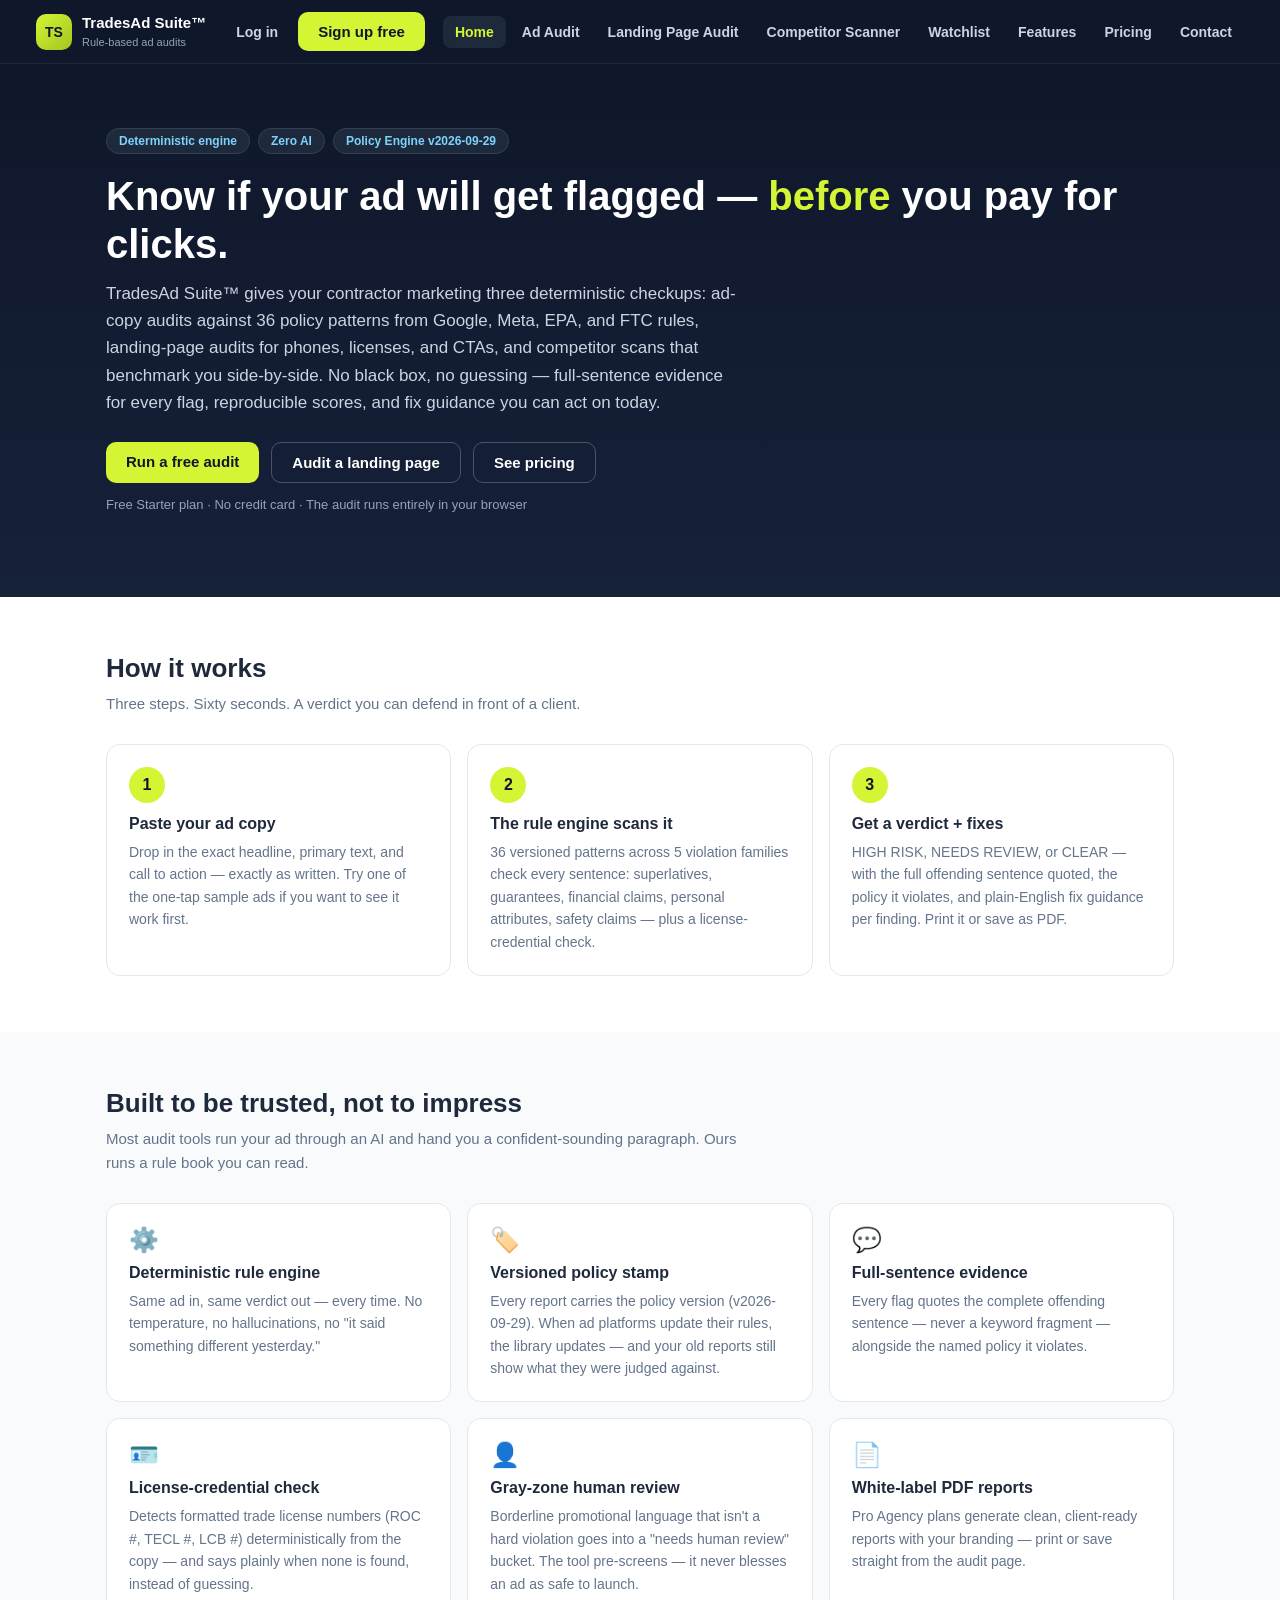
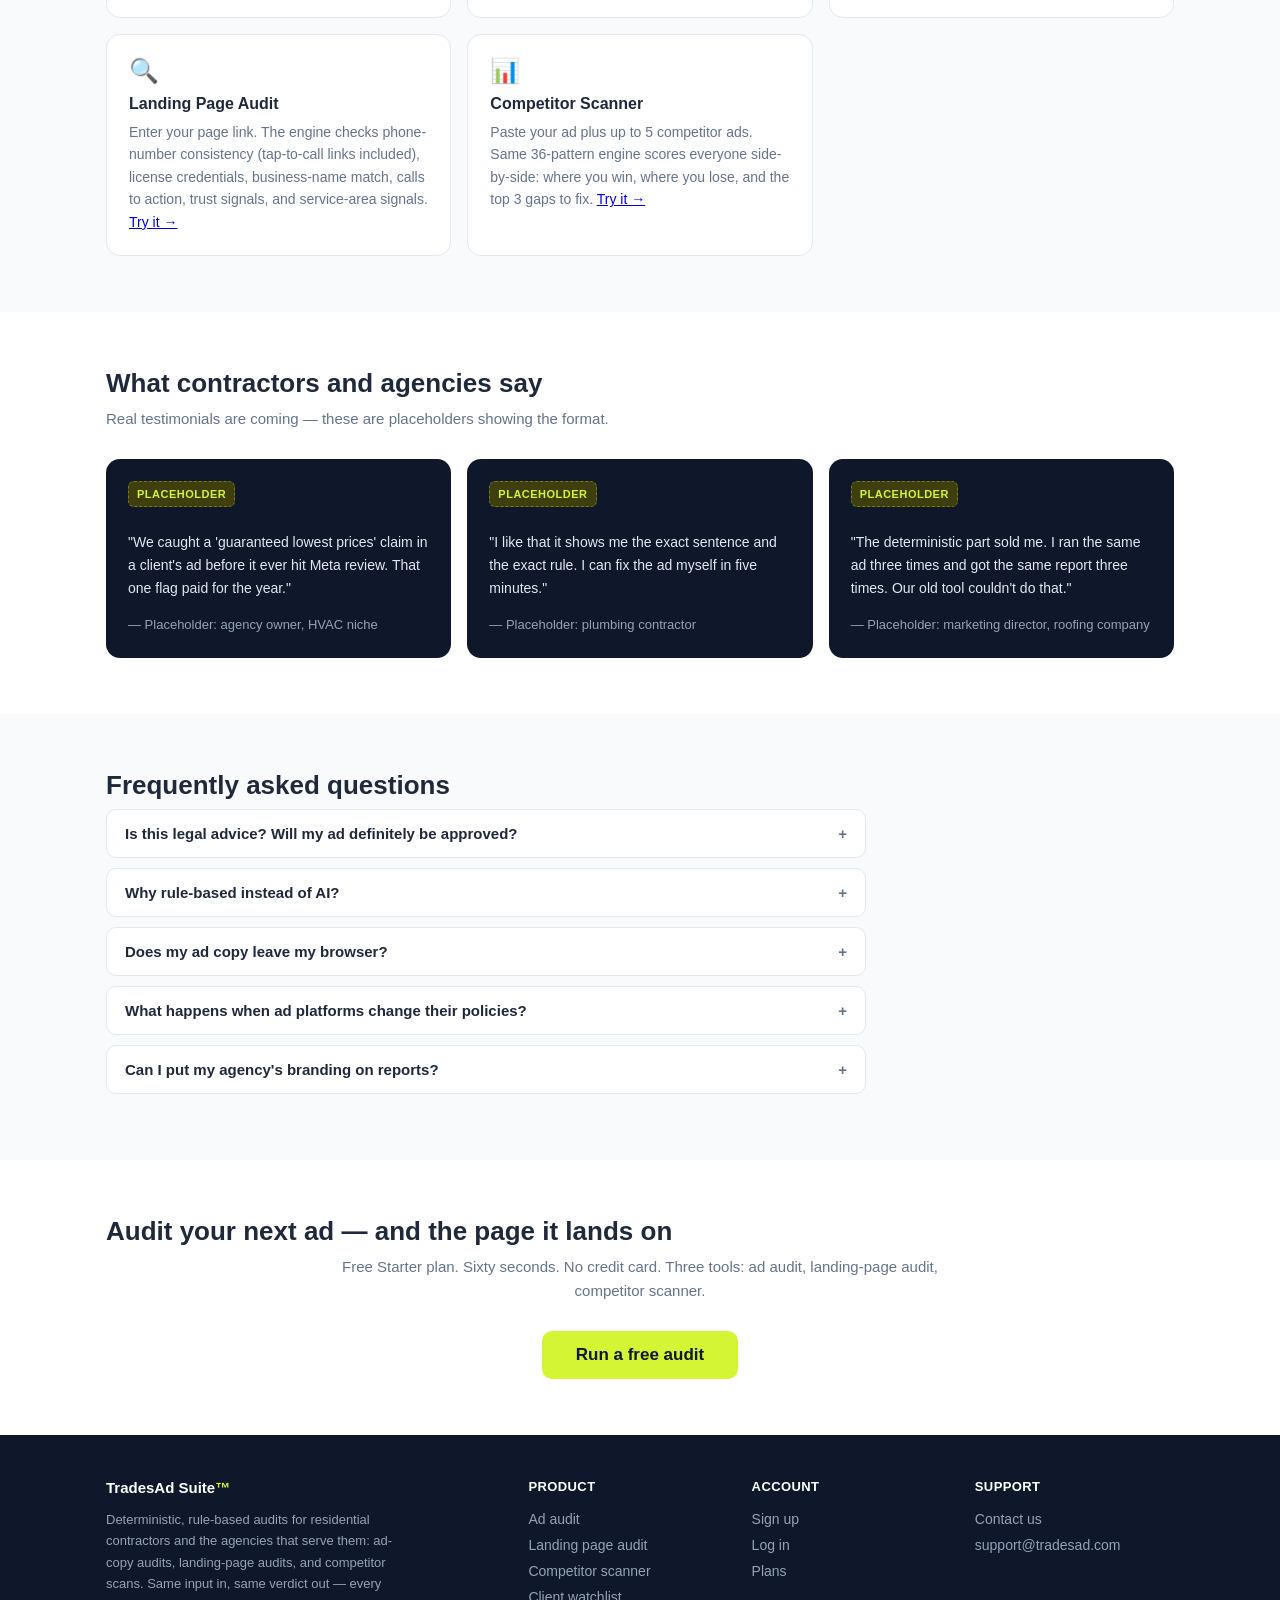
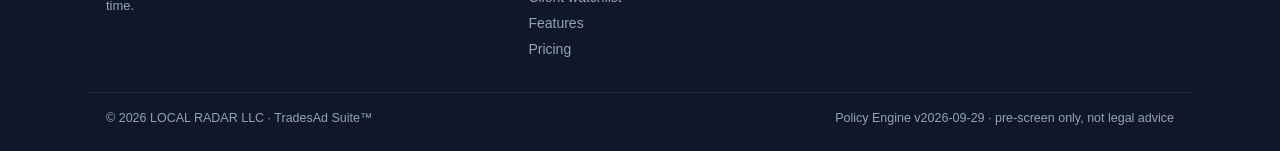
<file: index.html>
<!DOCTYPE html>
<html lang="en">
<head>
<meta charset="UTF-8">
<meta name="viewport" content="width=device-width, initial-scale=1.0">
<title>TradesAd Suite™ — Rule-Based Ad Audits for Contractors & Agencies</title>
<meta name="description" content="Deterministic, rule-based ad-copy audits for residential contractors and agencies. Same ad in, same verdict out — every time.">
<link rel="stylesheet" href="assets/styles.css">
</head>
<body class="page">
<header class="site-header" id="siteNav"></header>

<section class="hero">
  <div class="container">
    <div class="badge-row">
      <span class="badge">Deterministic engine</span>
      <span class="badge">Zero AI</span>
      <span class="badge">Policy Engine v2026-09-29</span>
    </div>
    <h1>Know if your ad will get flagged — <em style="color:var(--volt);font-style:normal">before</em> you pay for clicks.</h1>
    <p class="lede">TradesAd Suite™ gives your contractor marketing three deterministic checkups: ad-copy audits against 36 policy patterns from Google, Meta, EPA, and FTC rules, landing-page audits for phones, licenses, and CTAs, and competitor scans that benchmark you side-by-side. No black box, no guessing — full-sentence evidence for every flag, reproducible scores, and fix guidance you can act on today.</p>
    <div class="hero-ctas">
      <a class="btn-volt" href="audit.html">Run a free audit</a>
      <a class="btn-outline" href="landing-audit.html">Audit a landing page</a>
      <a class="btn-outline" href="pricing.html">See pricing</a>
    </div>
    <p class="hero-note">Free Starter plan · No credit card · The audit runs entirely in your browser</p>
  </div>
</section>

<section class="section">
  <div class="container">
    <h2>How it works</h2>
    <p class="sub">Three steps. Sixty seconds. A verdict you can defend in front of a client.</p>
    <div class="steps">
      <div class="step"><div class="step-num">1</div><h3>Paste your ad copy</h3><p>Drop in the exact headline, primary text, and call to action — exactly as written. Try one of the one-tap sample ads if you want to see it work first.</p></div>
      <div class="step"><div class="step-num">2</div><h3>The rule engine scans it</h3><p>36 versioned patterns across 5 violation families check every sentence: superlatives, guarantees, financial claims, personal attributes, safety claims — plus a license-credential check.</p></div>
      <div class="step"><div class="step-num">3</div><h3>Get a verdict + fixes</h3><p>HIGH RISK, NEEDS REVIEW, or CLEAR — with the full offending sentence quoted, the policy it violates, and plain-English fix guidance per finding. Print it or save as PDF.</p></div>
    </div>
  </div>
</section>

<section class="section alt">
  <div class="container">
    <h2>Built to be trusted, not to impress</h2>
    <p class="sub">Most audit tools run your ad through an AI and hand you a confident-sounding paragraph. Ours runs a rule book you can read.</p>
    <div class="grid3">
      <div class="feat"><div class="icon">⚙️</div><h3>Deterministic rule engine</h3><p>Same ad in, same verdict out — every time. No temperature, no hallucinations, no "it said something different yesterday."</p></div>
      <div class="feat"><div class="icon">🏷️</div><h3>Versioned policy stamp</h3><p>Every report carries the policy version (v2026-09-29). When ad platforms update their rules, the library updates — and your old reports still show what they were judged against.</p></div>
      <div class="feat"><div class="icon">💬</div><h3>Full-sentence evidence</h3><p>Every flag quotes the complete offending sentence — never a keyword fragment — alongside the named policy it violates.</p></div>
      <div class="feat"><div class="icon">🪪</div><h3>License-credential check</h3><p>Detects formatted trade license numbers (ROC #, TECL #, LCB #) deterministically from the copy — and says plainly when none is found, instead of guessing.</p></div>
      <div class="feat"><div class="icon">👤</div><h3>Gray-zone human review</h3><p>Borderline promotional language that isn't a hard violation goes into a "needs human review" bucket. The tool pre-screens — it never blesses an ad as safe to launch.</p></div>
      <div class="feat"><div class="icon">📄</div><h3>White-label PDF reports</h3><p>Pro Agency plans generate clean, client-ready reports with your branding — print or save straight from the audit page.</p></div>
      <div class="feat"><div class="icon">🔍</div><h3>Landing Page Audit</h3><p>Enter your page link. The engine checks phone-number consistency (tap-to-call links included), license credentials, business-name match, calls to action, trust signals, and service-area signals. <a href="landing-audit.html">Try it &rarr;</a></p></div>
      <div class="feat"><div class="icon">📊</div><h3>Competitor Scanner</h3><p>Paste your ad plus up to 5 competitor ads. Same 36-pattern engine scores everyone side-by-side: where you win, where you lose, and the top 3 gaps to fix. <a href="competitor-scan.html">Try it &rarr;</a></p></div>
    </div>
  </div>
</section>

<section class="section">
  <div class="container">
    <h2>What contractors and agencies say</h2>
    <p class="sub">Real testimonials are coming — these are placeholders showing the format.</p>
    <div class="quotes">
      <div class="quote-card"><span class="placeholder-tag">PLACEHOLDER</span><p>"We caught a 'guaranteed lowest prices' claim in a client's ad before it ever hit Meta review. That one flag paid for the year."</p><div class="who">— Placeholder: agency owner, HVAC niche</div></div>
      <div class="quote-card"><span class="placeholder-tag">PLACEHOLDER</span><p>"I like that it shows me the exact sentence and the exact rule. I can fix the ad myself in five minutes."</p><div class="who">— Placeholder: plumbing contractor</div></div>
      <div class="quote-card"><span class="placeholder-tag">PLACEHOLDER</span><p>"The deterministic part sold me. I ran the same ad three times and got the same report three times. Our old tool couldn't do that."</p><div class="who">— Placeholder: marketing director, roofing company</div></div>
    </div>
  </div>
</section>

<section class="section alt">
  <div class="container">
    <h2>Frequently asked questions</h2>
    <div class="faq">
      <details><summary>Is this legal advice? Will my ad definitely be approved?</summary><div class="a">No — and any tool that promises that is lying to you. TradesAd is a pre-screen: it flags language that commonly triggers disapprovals under published Google, Meta, EPA, and FTC rules. The ad platforms make the final call. When in doubt, have a human media buyer review before launching.</div></details>
      <details><summary>Why rule-based instead of AI?</summary><div class="a">Because rule failures are legible: when the engine misses something, we add a pattern, add a regression test, and bump the policy version — the miss becomes a permanent fix. AI failures are mysteries you can't patch. For compliance-adjacent work, deterministic and versioned beats a confident black box.</div></details>
      <details><summary>Does my ad copy leave my browser?</summary><div class="a">No. The entire engine runs locally in the page — there are no network calls, no accounts required to run an audit, and nothing is uploaded or stored.</div></details>
      <details><summary>What happens when ad platforms change their policies?</summary><div class="a">The pattern library is versioned (currently v2026-09-29). When guidance changes, we add or adjust patterns, re-run the full regression suite, and ship a new version. Every report stamps which version judged it, so old reports stay honest.</div></details>
      <details><summary>Can I put my agency's branding on reports?</summary><div class="a">Yes — the Pro Agency plan ($197/mo) includes white-label PDF reports with your branding, ready to hand to clients.</div></details>
    </div>
  </div>
</section>

<section class="section" style="text-align:center">
  <div class="container">
    <h2>Audit your next ad — and the page it lands on</h2>
    <p class="sub" style="margin-left:auto;margin-right:auto">Free Starter plan. Sixty seconds. No credit card. Three tools: ad audit, landing-page audit, competitor scanner.</p>
    <a class="btn-volt" href="audit.html" style="font-size:17px;padding:14px 34px">Run a free audit</a>
  </div>
</section>

<footer class="site-footer" id="siteFoot"></footer>
<script src="assets/config.js"></script>
<script src="assets/app.js"></script>
</body>
</html>
</file>
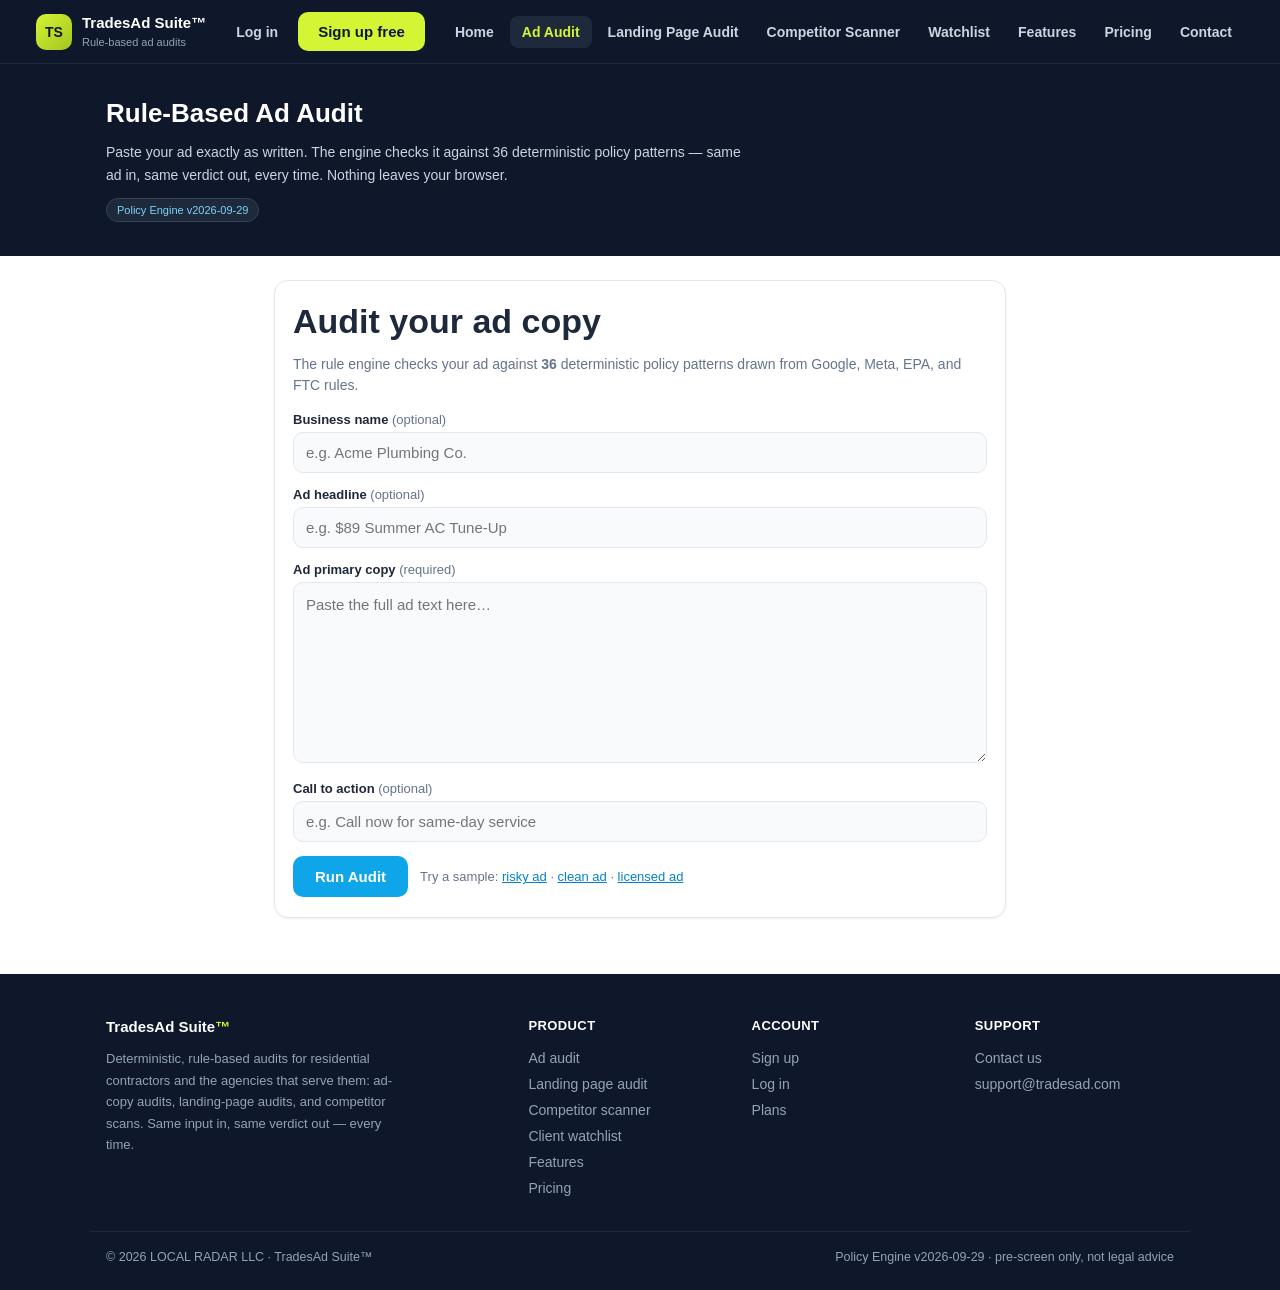
<file: audit.html>
<!DOCTYPE html>
<html lang="en">
<head>
<meta charset="UTF-8">
<meta name="viewport" content="width=device-width, initial-scale=1.0">
<title>Run an Audit — TradesAd Suite™</title>
<meta name="description" content="Paste your contractor ad copy and get a deterministic, rule-based policy audit in seconds. Runs entirely in your browser.">
<link rel="stylesheet" href="assets/styles.css">
</head>
<body class="page">
<header class="site-header" id="siteNav"></header>

<section class="audit-hero">
  <div class="container">
    <h1>Rule-Based Ad Audit</h1>
    <p>Paste your ad exactly as written. The engine checks it against 36 deterministic policy patterns — same ad in, same verdict out, every time. Nothing leaves your browser.</p>
    <span class="version-badge" id="versionBadge">Policy Engine v—</span>
  </div>
</section>

<main class="wrap" style="padding-top:24px">
  <!-- INPUT (element IDs match the verified tool UI — do not rename) -->
  <section id="inputCard" class="card">
    <h1>Audit your ad copy</h1>
    <p class="lede">The rule engine checks your ad against <strong id="patternCount">36</strong> deterministic policy patterns drawn from Google, Meta, EPA, and FTC rules.</p>

    <label class="field">
      <span>Business name <em>(optional)</em></span>
      <input type="text" id="bizName" placeholder="e.g. Acme Plumbing Co." autocomplete="off">
    </label>
    <label class="field">
      <span>Ad headline <em>(optional)</em></span>
      <input type="text" id="headline" placeholder="e.g. $89 Summer AC Tune-Up" autocomplete="off">
    </label>
    <label class="field">
      <span>Ad primary copy <em>(required)</em></span>
      <textarea id="bodyText" rows="7" placeholder="Paste the full ad text here…"></textarea>
    </label>
    <label class="field">
      <span>Call to action <em>(optional)</em></span>
      <input type="text" id="cta" placeholder="e.g. Call now for same-day service" autocomplete="off">
    </label>

    <div class="row">
      <button id="runBtn" class="btn primary">Run Audit</button>
      <div class="samples">Try a sample:
        <button class="link" data-sample="risky">risky ad</button> ·
        <button class="link" data-sample="clean">clean ad</button> ·
        <button class="link" data-sample="license">licensed ad</button>
      </div>
    </div>
    <p id="inputError" class="error" hidden>Please paste your ad copy first.</p>
  </section>

  <!-- REPORT (element IDs match the verified tool UI — do not rename) -->
  <section id="reportCard" class="card" hidden>
    <div class="report-head">
      <div class="score-wrap">
        <svg viewBox="0 0 120 120" class="ring">
          <circle cx="60" cy="60" r="52" class="ring-bg"/>
          <circle cx="60" cy="60" r="52" class="ring-fg" id="ringFg"/>
          <text x="60" y="66" text-anchor="middle" class="ring-num" id="scoreNum">–</text>
        </svg>
        <div>
          <div id="verdictBadge" class="verdict">–</div>
          <div class="verdict-sub" id="verdictSub"></div>
        </div>
      </div>
      <div class="report-meta">
        <div id="reportBiz"></div>
        <div>Policy Engine <strong id="reportVersion">—</strong></div>
        <div id="reportTime"></div>
      </div>
    </div>

    <div id="licenseCard" class="license"></div>
    <div id="grayCard" class="gray" hidden></div>

    <h2>Policy findings <span id="findingCount" class="count"></span></h2>
    <div id="findings"></div>

    <h2>Strengths</h2>
    <ul id="strengths" class="checklist"></ul>

    <div class="actions">
      <button id="againBtn" class="btn">Audit another ad</button>
      <button id="printBtn" class="btn ghost">Print / Save PDF</button>
    </div>
    <p class="disclaimer">Pre-screen only — not legal advice and not a guarantee of ad approval. Meta and Google apply the final decision. When in doubt, have a human media buyer review before launching.</p>
  </section>
</main>

<footer class="site-footer" id="siteFoot"></footer>
<script src="assets/config.js"></script>
<script src="assets/app.js"></script>
<!-- Engine: verbatim copy of the verified rule engine (policy v2026-09-29). Do not hand-edit — regenerate from ../dist/index.html. -->
<script src="assets/engine.js"></script>
<script src="assets/audit-ui.js"></script>
</body>
</html>
</file>
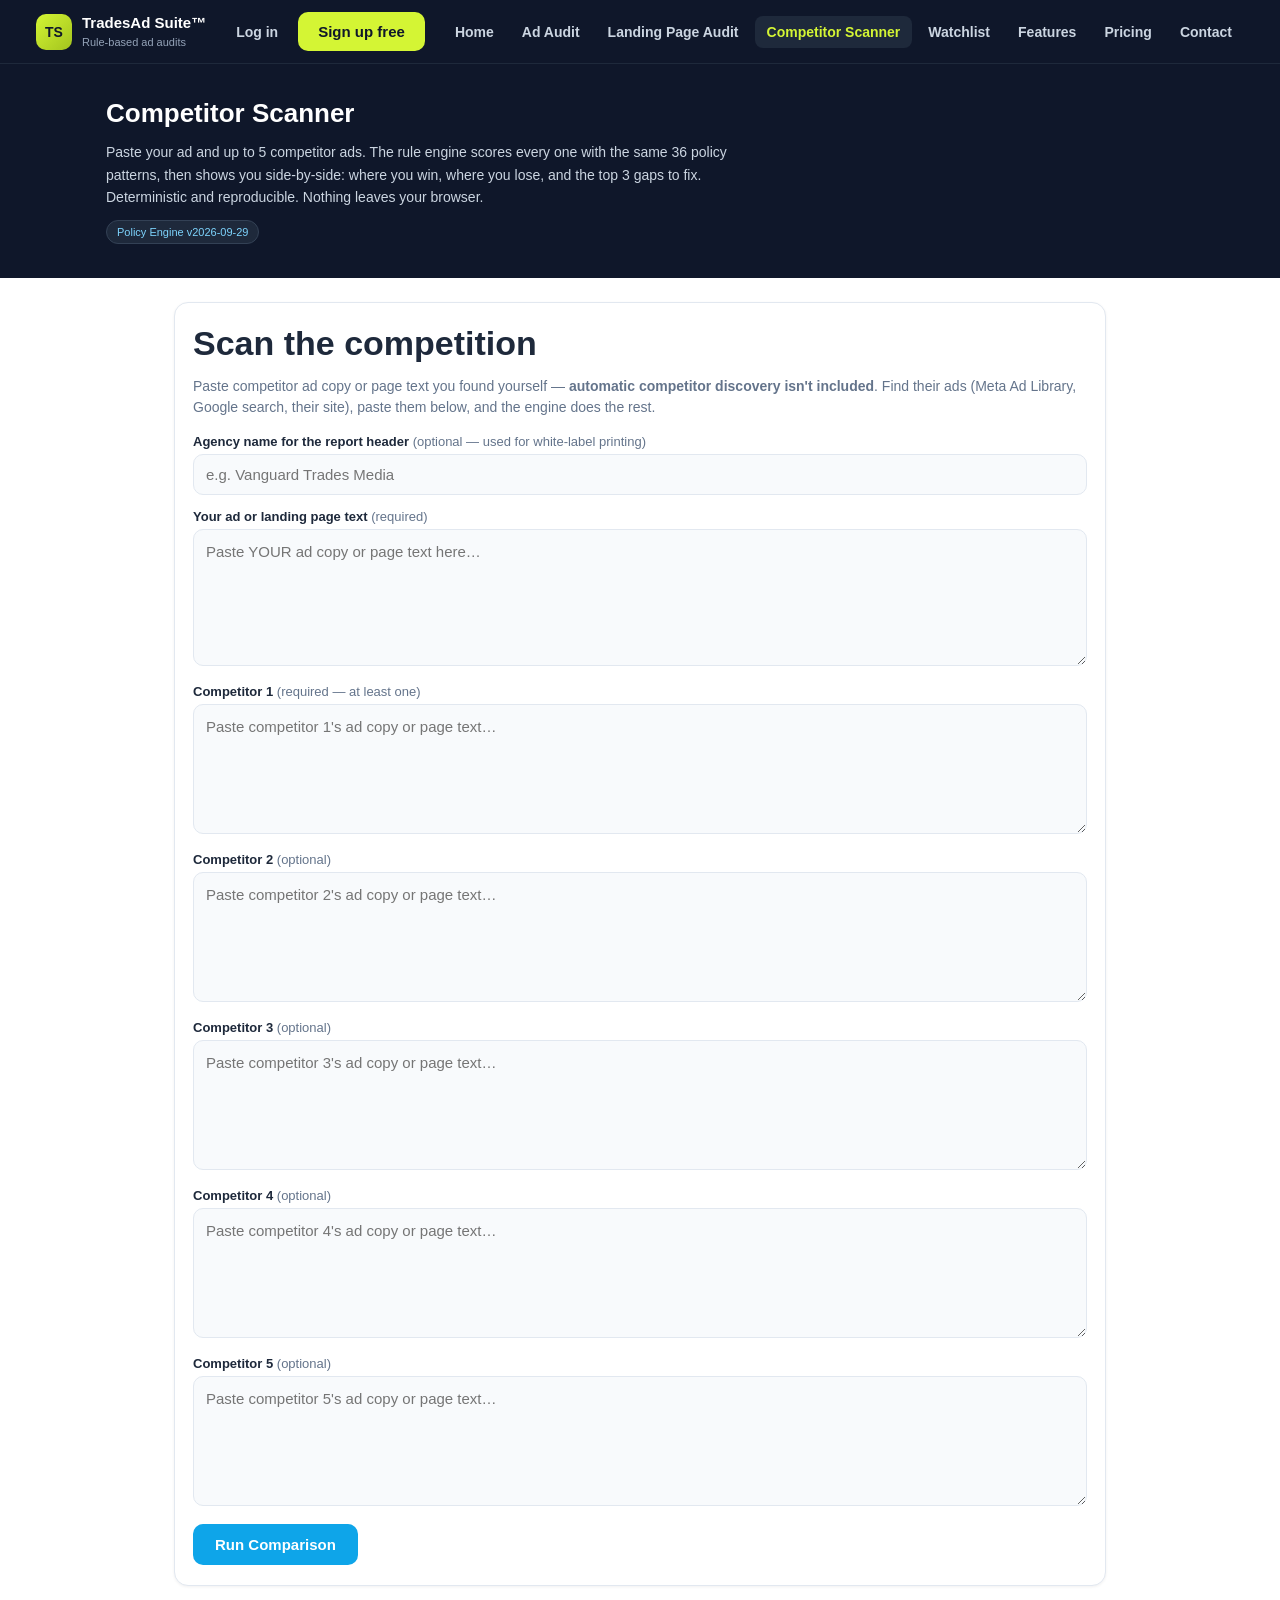
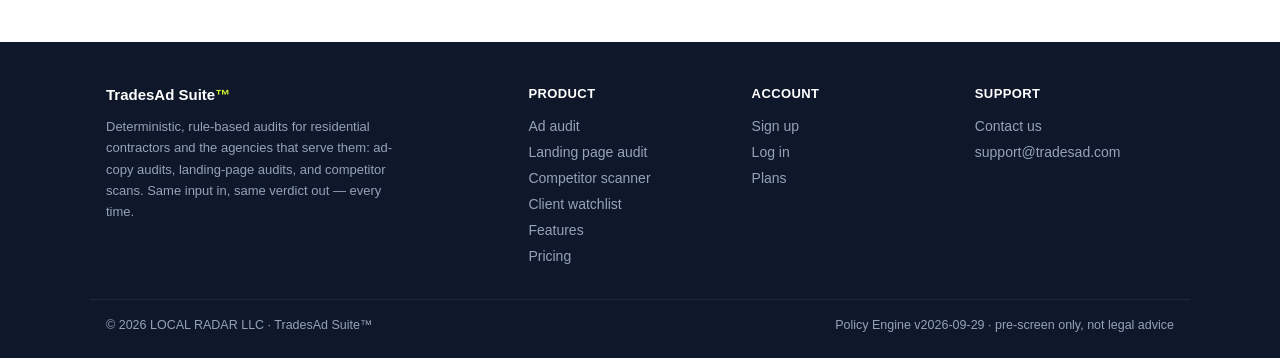
<file: competitor-scan.html>
<!DOCTYPE html>
<html lang="en">
<head>
<meta charset="UTF-8">
<meta name="viewport" content="width=device-width, initial-scale=1.0">
<title>Competitor Scanner — TradesAd Suite™</title>
<meta name="description" content="Compare your contractor ad against up to 5 competitors with the deterministic 36-pattern rule engine. Side-by-side scores, violation breakdowns, and top gaps to fix. Runs entirely in your browser.">
<link rel="stylesheet" href="assets/styles.css">
</head>
<body class="page">
<header class="site-header" id="siteNav"></header>

<section class="audit-hero">
  <div class="container">
    <h1>Competitor Scanner</h1>
    <p>Paste your ad and up to 5 competitor ads. The rule engine scores every one with the same 36 policy patterns, then shows you side-by-side: where you win, where you lose, and the top 3 gaps to fix. Deterministic and reproducible. Nothing leaves your browser.</p>
    <span class="version-badge" id="cmpVersionBadge">Policy Engine v—</span>
  </div>
</section>

<main class="wrap" style="padding-top:24px;max-width:960px">
  <!-- INPUT -->
  <section id="cmpInputCard" class="card">
    <h1>Scan the competition</h1>
    <p class="lede">Paste competitor ad copy or page text you found yourself — <strong>automatic competitor discovery isn't included</strong>. Find their ads (Meta Ad Library, Google search, their site), paste them below, and the engine does the rest.</p>

    <label class="field">
      <span>Agency name for the report header <em>(optional — used for white-label printing)</em></span>
      <input type="text" id="cmpAgency" placeholder="e.g. Vanguard Trades Media" autocomplete="off">
    </label>
    <label class="field">
      <span>Your ad or landing page text <em>(required)</em></span>
      <textarea id="cmpYour" rows="5" placeholder="Paste YOUR ad copy or page text here…"></textarea>
    </label>
    <label class="field">
      <span>Competitor 1 <em>(required — at least one)</em></span>
      <textarea id="cmp1" rows="4" placeholder="Paste competitor 1's ad copy or page text…"></textarea>
    </label>
    <label class="field">
      <span>Competitor 2 <em>(optional)</em></span>
      <textarea id="cmp2" rows="4" placeholder="Paste competitor 2's ad copy or page text…"></textarea>
    </label>
    <label class="field">
      <span>Competitor 3 <em>(optional)</em></span>
      <textarea id="cmp3" rows="4" placeholder="Paste competitor 3's ad copy or page text…"></textarea>
    </label>
    <label class="field">
      <span>Competitor 4 <em>(optional)</em></span>
      <textarea id="cmp4" rows="4" placeholder="Paste competitor 4's ad copy or page text…"></textarea>
    </label>
    <label class="field">
      <span>Competitor 5 <em>(optional)</em></span>
      <textarea id="cmp5" rows="4" placeholder="Paste competitor 5's ad copy or page text…"></textarea>
    </label>

    <div class="row">
      <button id="cmpRunBtn" class="btn primary">Run Comparison</button>
    </div>
    <p id="cmpInputError" class="error" hidden>Please paste your ad copy first.</p>
  </section>

  <!-- REPORT -->
  <section id="cmpReportCard" class="card" hidden>
    <div class="report-head">
      <div>
        <div id="cmpReportAgency" style="font-size:20px;font-weight:800">TradesAd Suite™</div>
        <div class="verdict-sub">Competitor scan · <span id="cmpCompCount">0</span> competitors · Policy Engine <strong id="cmpReportVersion">—</strong></div>
        <div class="verdict-sub" id="cmpReportTime"></div>
      </div>
    </div>

    <h2>Side-by-side</h2>
    <div class="compare-wrap" id="cmpTable"></div>

    <h2>You vs. the average</h2>
    <div id="cmpSummary"></div>

    <h2>Top gaps to fix</h2>
    <div id="cmpGaps"></div>

    <div class="actions">
      <button id="cmpAgainBtn" class="btn">Scan again</button>
      <button id="cmpPrintBtn" class="btn ghost">Print / Save PDF</button>
    </div>
    <p class="disclaimer">Pre-screen only — not legal advice. Scores come from the same deterministic rule engine; they measure policy-risk language, not ad quality or conversion. The ad platforms make the final call.</p>
  </section>
</main>

<footer class="site-footer" id="siteFoot"></footer>
<script src="assets/config.js"></script>
<script src="assets/app.js"></script>
<!-- Engine order matters: rule engine first, then the comparison layer. -->
<script src="assets/engine.js"></script>
<script src="assets/compare-engine.js"></script>
<script src="assets/compare-ui.js"></script>
</body>
</html>
</file>
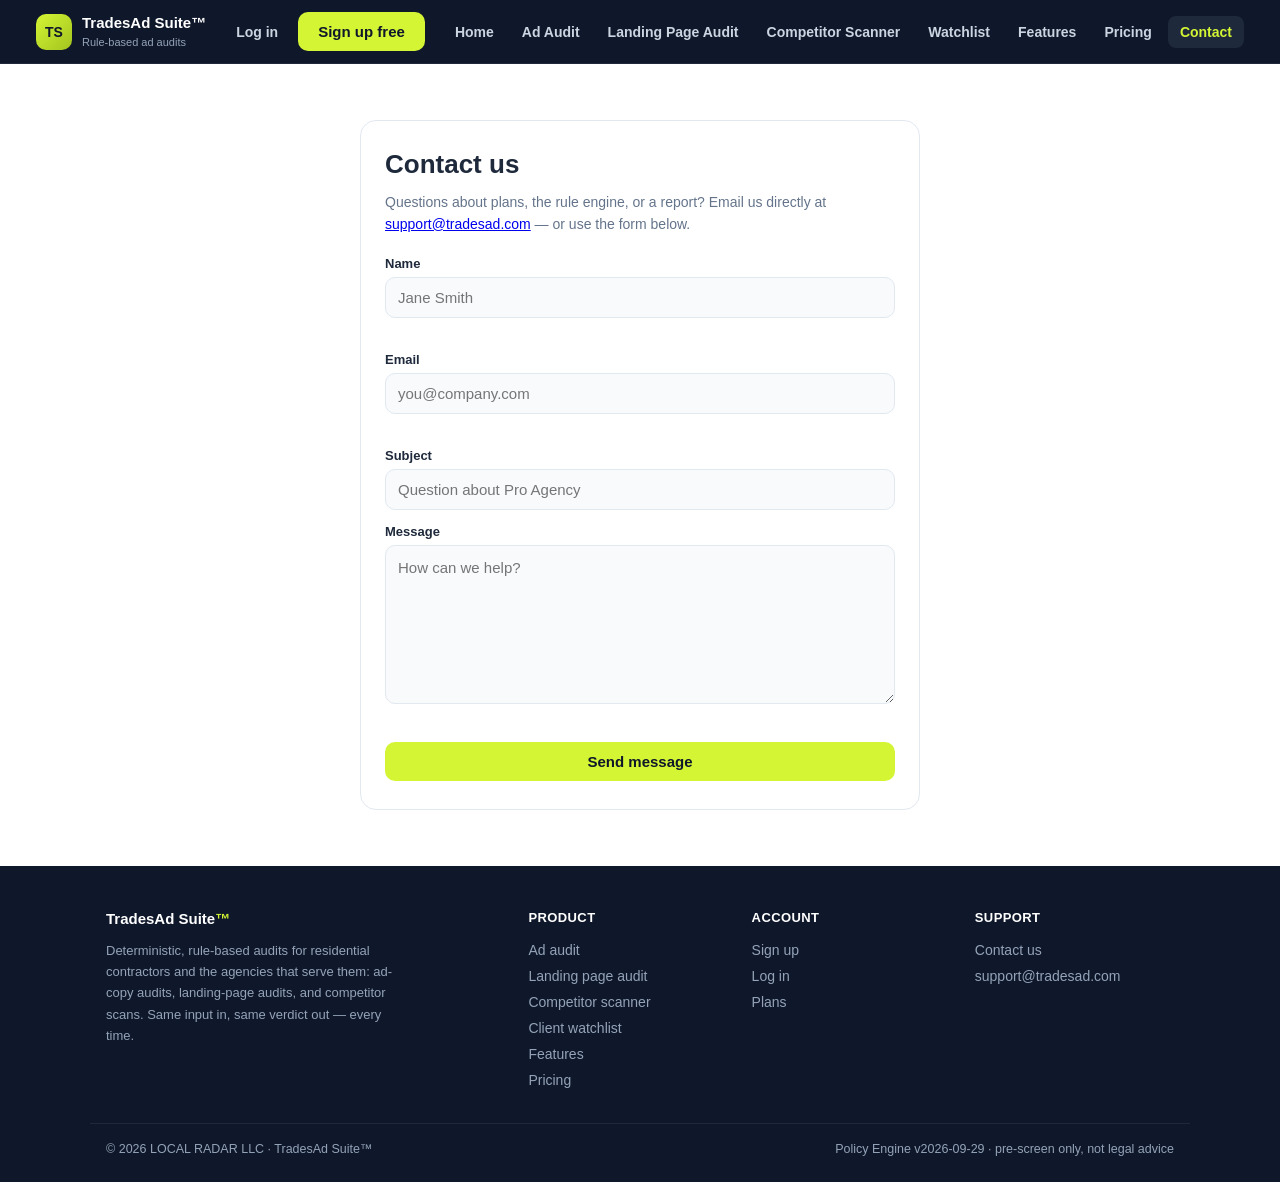
<file: contact.html>
<!DOCTYPE html>
<html lang="en">
<head>
<meta charset="UTF-8">
<meta name="viewport" content="width=device-width, initial-scale=1.0">
<title>Contact — TradesAd Suite™</title>
<meta name="description" content="Contact the TradesAd Suite team. Support: support@tradesad.com.">
<link rel="stylesheet" href="assets/styles.css">
</head>
<body class="page">
<header class="site-header" id="siteNav"></header>

<section class="section">
  <div class="container">
    <div class="form-card">
      <h1>Contact us</h1>
      <p class="lede">Questions about plans, the rule engine, or a report? Email us directly at <a href="mailto:support@tradesad.com">support@tradesad.com</a> — or use the form below.</p>
      <div id="formNotice"></div>
      <form id="contactForm" novalidate>
        <div class="field">
          <label for="c-name">Name</label>
          <input type="text" id="c-name" autocomplete="name" placeholder="Jane Smith">
          <div class="ferr" id="ferr-c-name"></div>
        </div>
        <div class="field">
          <label for="c-email">Email</label>
          <input type="email" id="c-email" autocomplete="email" placeholder="you@company.com">
          <div class="ferr" id="ferr-c-email"></div>
        </div>
        <div class="field">
          <label for="c-subject">Subject</label>
          <input type="text" id="c-subject" placeholder="Question about Pro Agency">
        </div>
        <div class="field">
          <label for="c-message">Message</label>
          <textarea id="c-message" rows="6" placeholder="How can we help?"></textarea>
          <div class="ferr" id="ferr-c-message"></div>
        </div>
        <button class="btn-volt" type="submit" style="width:100%">Send message</button>
      </form>
    </div>
  </div>
</section>

<footer class="site-footer" id="siteFoot"></footer>
<script src="assets/config.js"></script>
<script src="assets/app.js"></script>
</body>
</html>
</file>
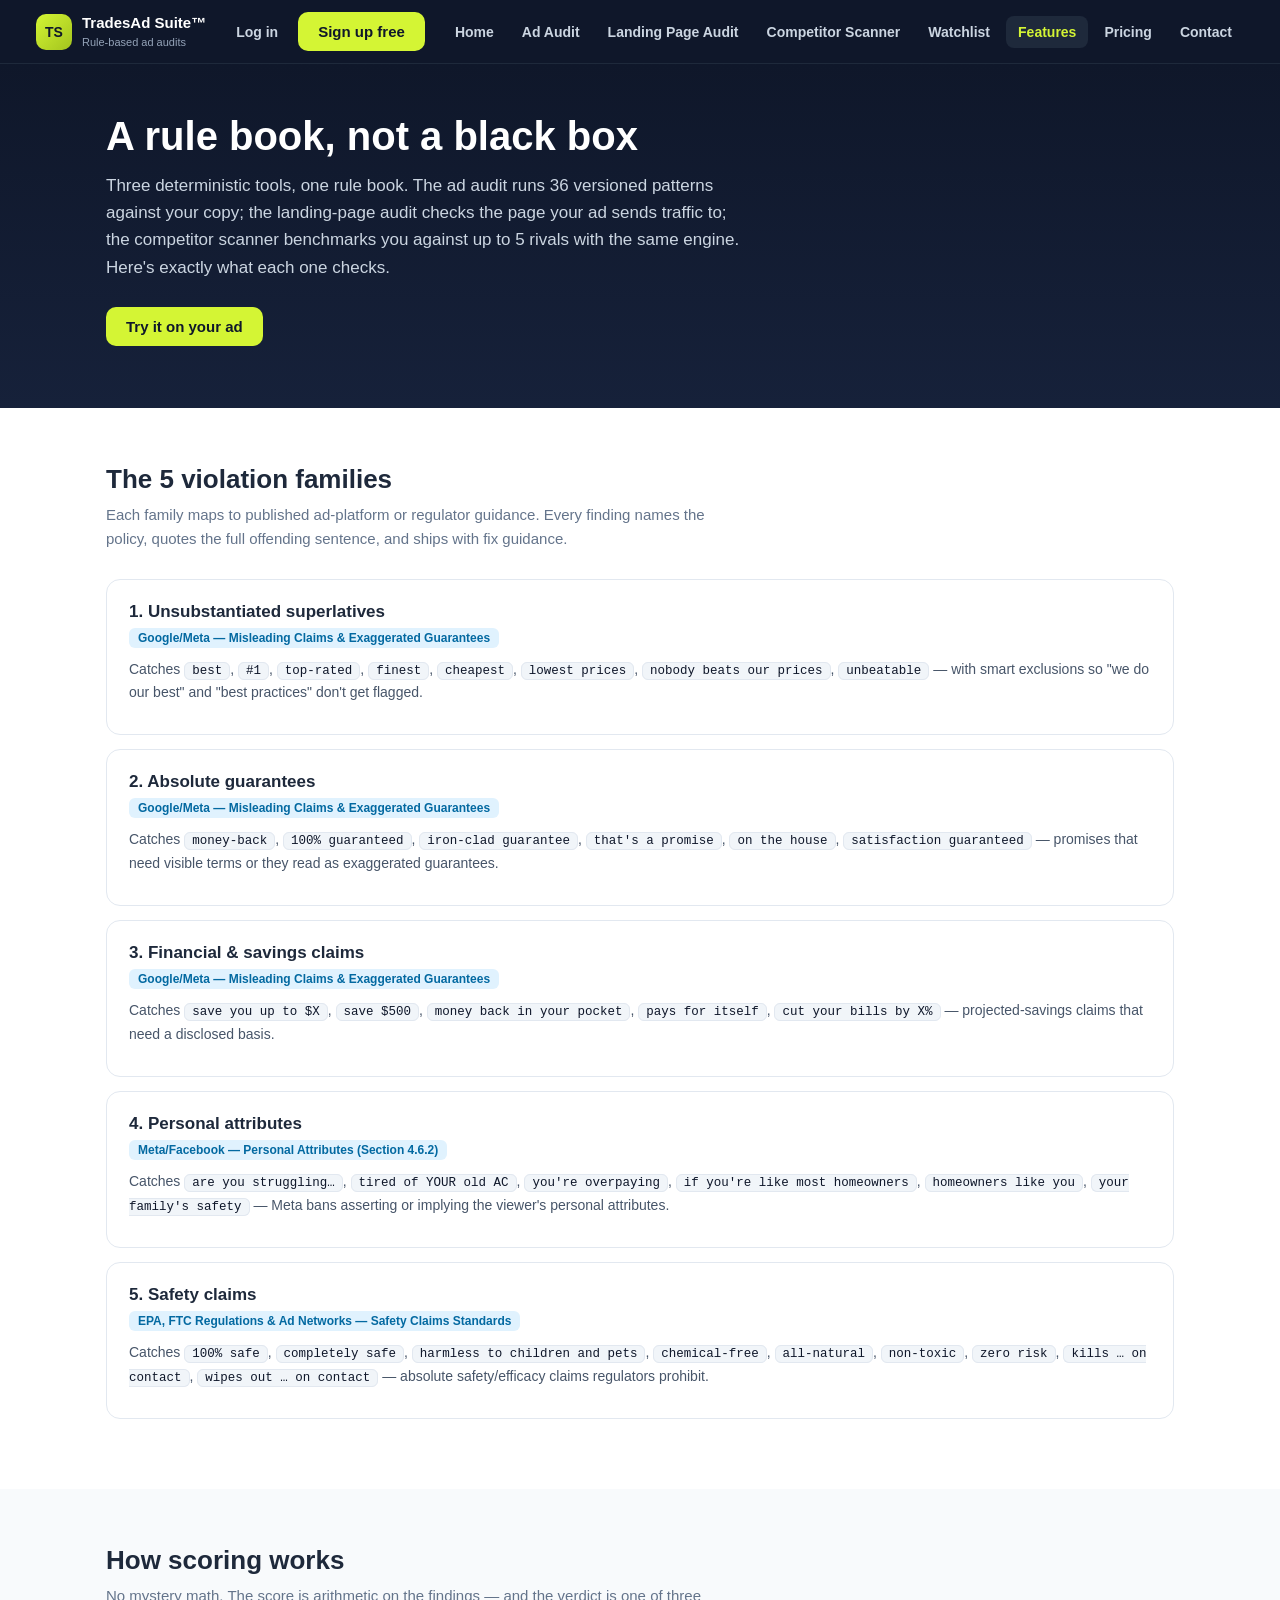
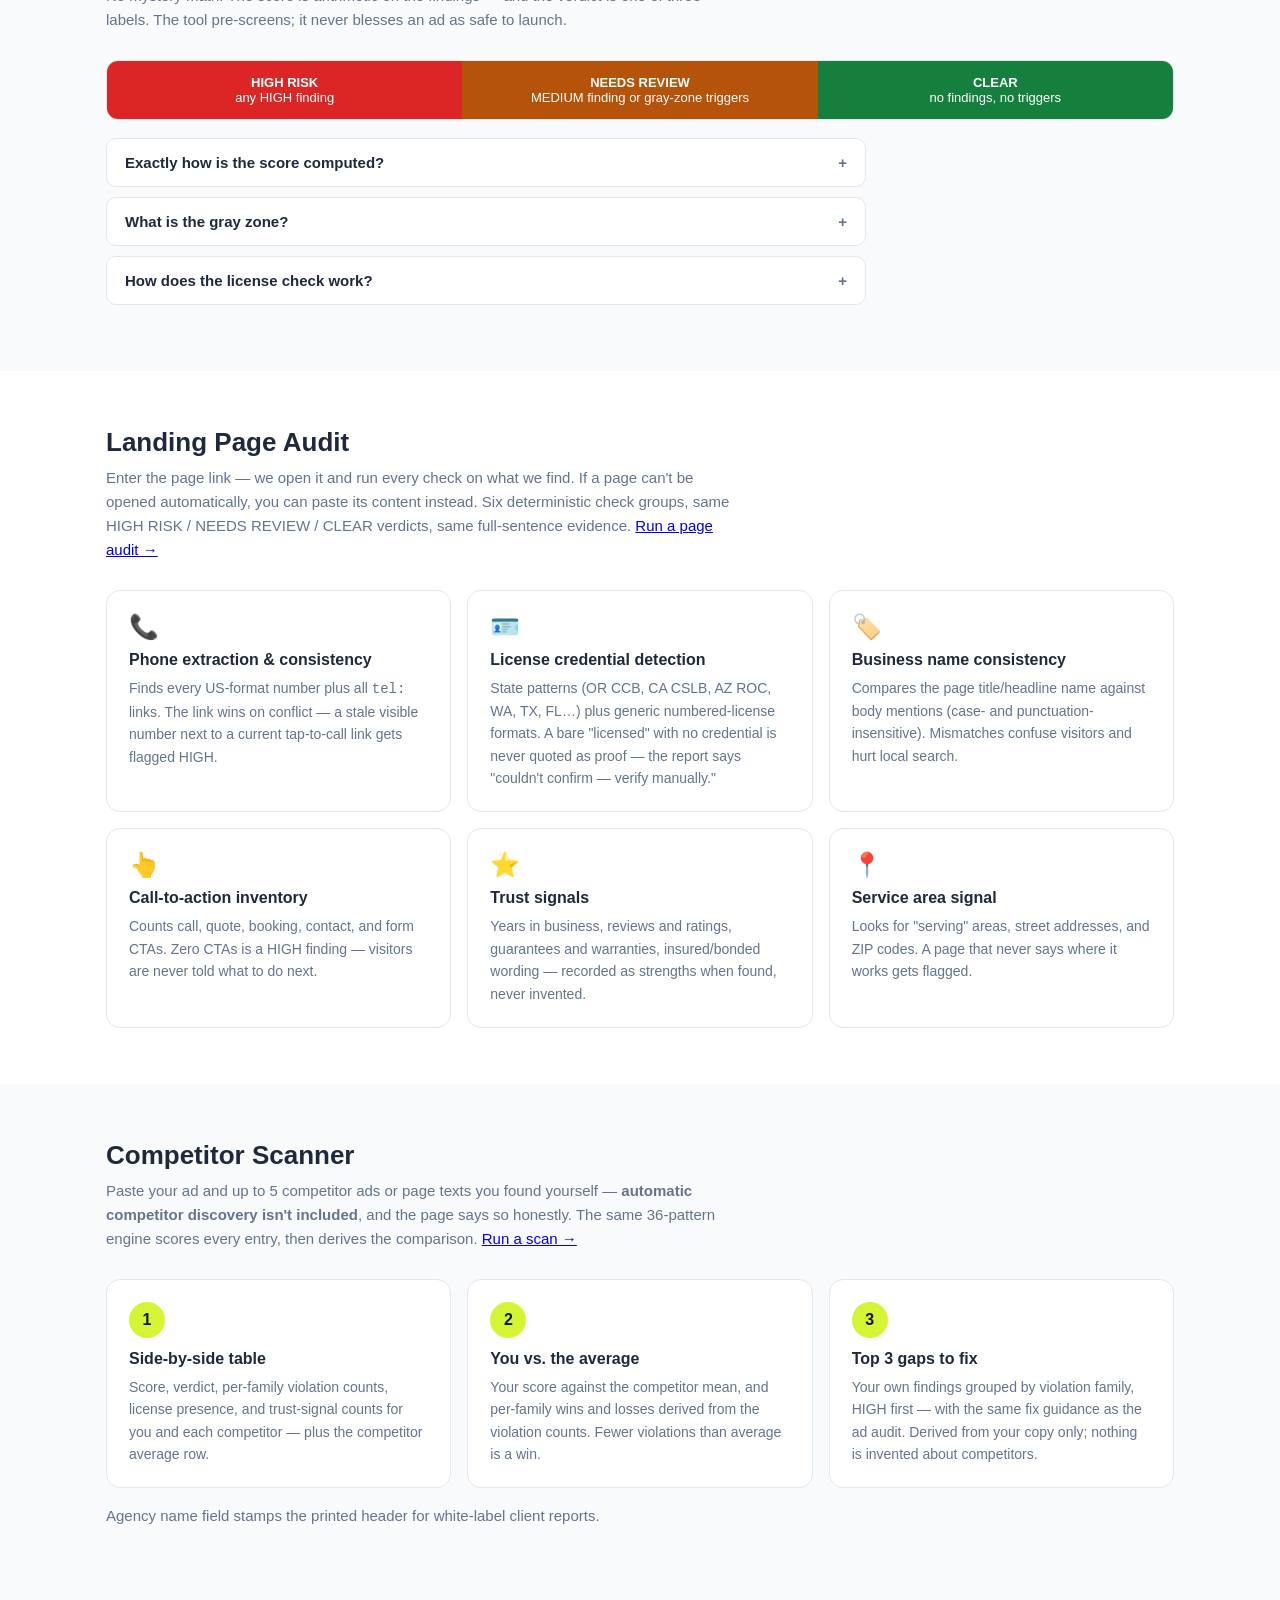
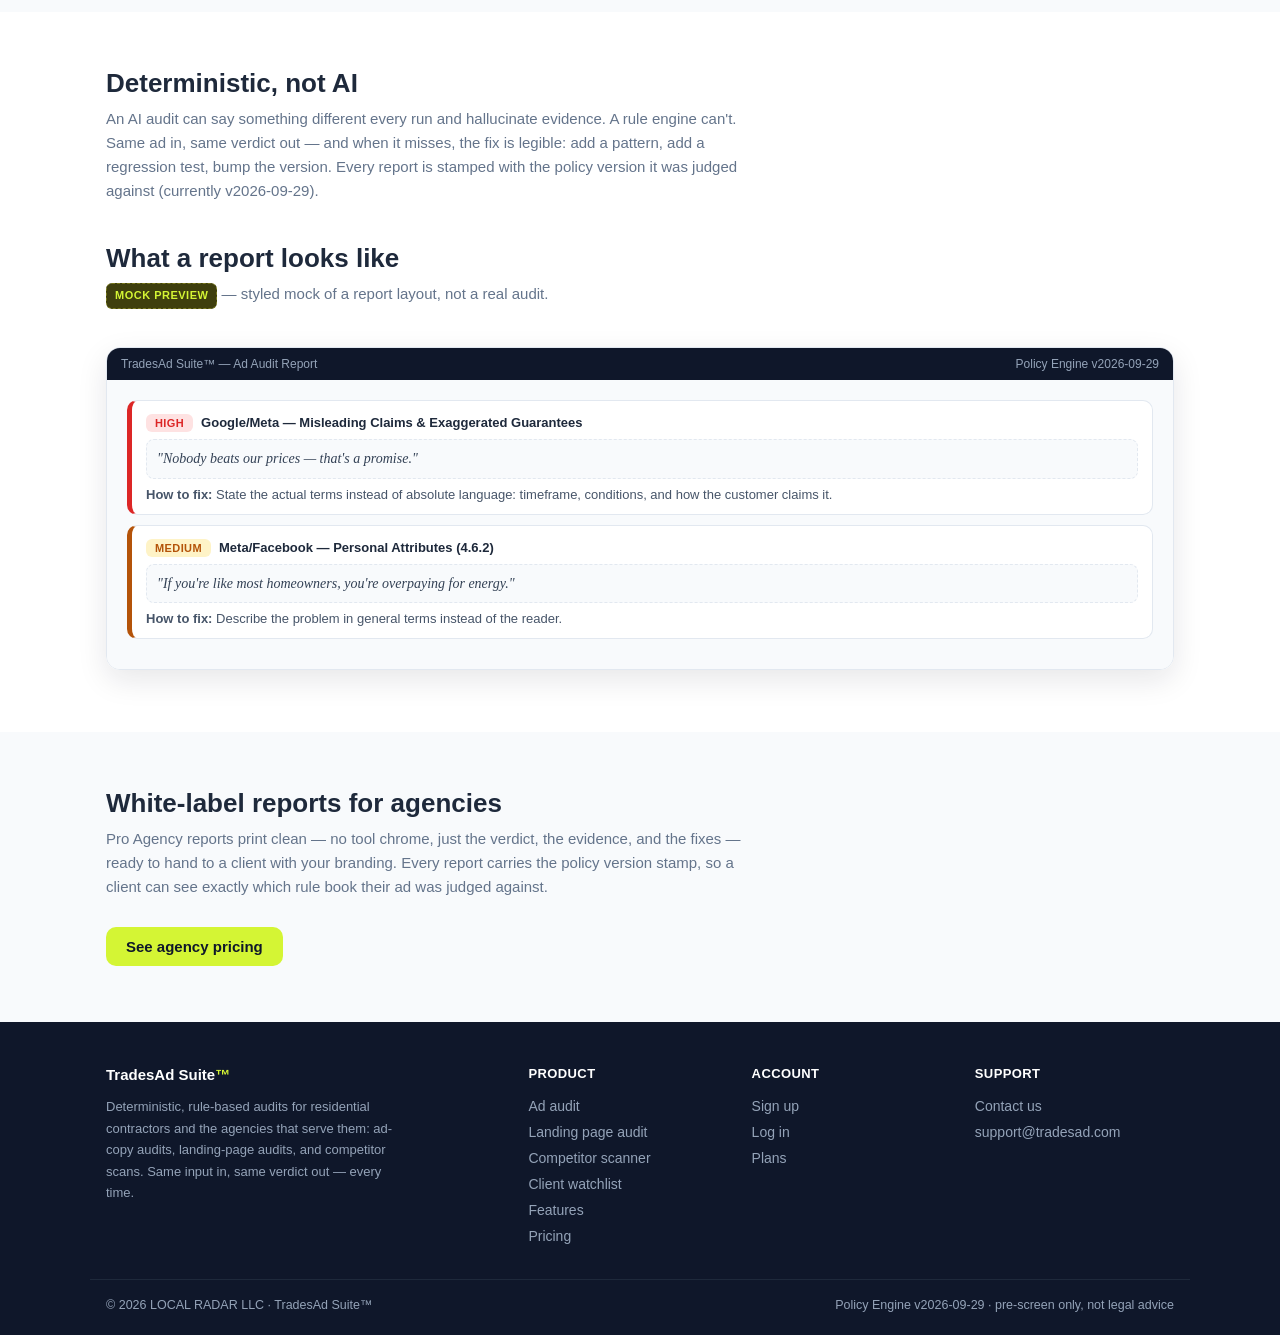
<file: features.html>
<!DOCTYPE html>
<html lang="en">
<head>
<meta charset="UTF-8">
<meta name="viewport" content="width=device-width, initial-scale=1.0">
<title>Features — TradesAd Suite™</title>
<meta name="description" content="How the TradesAd rule-based engine works: 5 violation families, deterministic scoring, license checks, and white-label reports.">
<link rel="stylesheet" href="assets/styles.css">
</head>
<body class="page">
<header class="site-header" id="siteNav"></header>

<section class="hero" style="padding:48px 0">
  <div class="container">
    <h1>A rule book, not a black box</h1>
    <p class="lede">Three deterministic tools, one rule book. The ad audit runs 36 versioned patterns against your copy; the landing-page audit checks the page your ad sends traffic to; the competitor scanner benchmarks you against up to 5 rivals with the same engine. Here's exactly what each one checks.</p>
    <div class="hero-ctas"><a class="btn-volt" href="audit.html">Try it on your ad</a></div>
  </div>
</section>

<section class="section">
  <div class="container">
    <h2>The 5 violation families</h2>
    <p class="sub">Each family maps to published ad-platform or regulator guidance. Every finding names the policy, quotes the full offending sentence, and ships with fix guidance.</p>

    <div class="fam">
      <h3>1. Unsubstantiated superlatives</h3>
      <span class="policy-tag">Google/Meta — Misleading Claims &amp; Exaggerated Guarantees</span>
      <p>Catches <code>best</code>, <code>#1</code>, <code>top-rated</code>, <code>finest</code>, <code>cheapest</code>, <code>lowest prices</code>, <code>nobody beats our prices</code>, <code>unbeatable</code> — with smart exclusions so "we do our best" and "best practices" don't get flagged.</p>
    </div>
    <div class="fam">
      <h3>2. Absolute guarantees</h3>
      <span class="policy-tag">Google/Meta — Misleading Claims &amp; Exaggerated Guarantees</span>
      <p>Catches <code>money-back</code>, <code>100% guaranteed</code>, <code>iron-clad guarantee</code>, <code>that's a promise</code>, <code>on the house</code>, <code>satisfaction guaranteed</code> — promises that need visible terms or they read as exaggerated guarantees.</p>
    </div>
    <div class="fam">
      <h3>3. Financial &amp; savings claims</h3>
      <span class="policy-tag">Google/Meta — Misleading Claims &amp; Exaggerated Guarantees</span>
      <p>Catches <code>save you up to $X</code>, <code>save $500</code>, <code>money back in your pocket</code>, <code>pays for itself</code>, <code>cut your bills by X%</code> — projected-savings claims that need a disclosed basis.</p>
    </div>
    <div class="fam">
      <h3>4. Personal attributes</h3>
      <span class="policy-tag">Meta/Facebook — Personal Attributes (Section 4.6.2)</span>
      <p>Catches <code>are you struggling…</code>, <code>tired of YOUR old AC</code>, <code>you're overpaying</code>, <code>if you're like most homeowners</code>, <code>homeowners like you</code>, <code>your family's safety</code> — Meta bans asserting or implying the viewer's personal attributes.</p>
    </div>
    <div class="fam">
      <h3>5. Safety claims</h3>
      <span class="policy-tag">EPA, FTC Regulations &amp; Ad Networks — Safety Claims Standards</span>
      <p>Catches <code>100% safe</code>, <code>completely safe</code>, <code>harmless to children and pets</code>, <code>chemical-free</code>, <code>all-natural</code>, <code>non-toxic</code>, <code>zero risk</code>, <code>kills … on contact</code>, <code>wipes out … on contact</code> — absolute safety/efficacy claims regulators prohibit.</p>
    </div>
  </div>
</section>

<section class="section alt">
  <div class="container">
    <h2>How scoring works</h2>
    <p class="sub">No mystery math. The score is arithmetic on the findings — and the verdict is one of three labels. The tool pre-screens; it never blesses an ad as safe to launch.</p>
    <div class="scorebar">
      <div class="sb-high">HIGH RISK<br><span style="font-weight:400">any HIGH finding</span></div>
      <div class="sb-rev">NEEDS REVIEW<br><span style="font-weight:400">MEDIUM finding or gray-zone triggers</span></div>
      <div class="sb-clear">CLEAR<br><span style="font-weight:400">no findings, no triggers</span></div>
    </div>
    <div class="faq" style="margin-top:18px">
      <details><summary>Exactly how is the score computed?</summary><div class="a">Start at 100. Subtract 20 per HIGH finding, 8 per MEDIUM finding. Two or more HIGH findings caps the score at 60. Floor is 40. Verdict: any HIGH → HIGH RISK; otherwise any MEDIUM or gray-zone trigger → NEEDS REVIEW; otherwise CLEAR.</div></details>
      <details><summary>What is the gray zone?</summary><div class="a">Promotional triggers like "free", "guarantee", "limited time", or a bare percentage that don't match a hard violation pattern. They land in a "needs human review" bucket with the triggers listed — a person decides, not the engine.</div></details>
      <details><summary>How does the license check work?</summary><div class="a">A case-sensitive regex looks for formatted credentials — letters, #, digits — like ROC #276078 or TECL #19787. Plain numbers ("10 years in business") never match. If nothing matches, the report says so plainly instead of inventing a license.</div></details>
    </div>
  </div>
</section>

<section class="section">
  <div class="container">
    <h2>Landing Page Audit</h2>
    <p class="sub">Enter the page link — we open it and run every check on what we find. If a page can't be opened automatically, you can paste its content instead. Six deterministic check groups, same HIGH RISK / NEEDS REVIEW / CLEAR verdicts, same full-sentence evidence. <a href="landing-audit.html">Run a page audit &rarr;</a></p>
    <div class="grid3">
      <div class="feat"><div class="icon">📞</div><h3>Phone extraction &amp; consistency</h3><p>Finds every US-format number plus all <code>tel:</code> links. The link wins on conflict — a stale visible number next to a current tap-to-call link gets flagged HIGH.</p></div>
      <div class="feat"><div class="icon">🪪</div><h3>License credential detection</h3><p>State patterns (OR CCB, CA CSLB, AZ ROC, WA, TX, FL…) plus generic numbered-license formats. A bare "licensed" with no credential is never quoted as proof — the report says "couldn't confirm — verify manually."</p></div>
      <div class="feat"><div class="icon">🏷️</div><h3>Business name consistency</h3><p>Compares the page title/headline name against body mentions (case- and punctuation-insensitive). Mismatches confuse visitors and hurt local search.</p></div>
      <div class="feat"><div class="icon">👆</div><h3>Call-to-action inventory</h3><p>Counts call, quote, booking, contact, and form CTAs. Zero CTAs is a HIGH finding — visitors are never told what to do next.</p></div>
      <div class="feat"><div class="icon">⭐</div><h3>Trust signals</h3><p>Years in business, reviews and ratings, guarantees and warranties, insured/bonded wording — recorded as strengths when found, never invented.</p></div>
      <div class="feat"><div class="icon">📍</div><h3>Service area signal</h3><p>Looks for "serving" areas, street addresses, and ZIP codes. A page that never says where it works gets flagged.</p></div>
    </div>
  </div>
</section>

<section class="section alt">
  <div class="container">
    <h2>Competitor Scanner</h2>
    <p class="sub">Paste your ad and up to 5 competitor ads or page texts you found yourself — <strong>automatic competitor discovery isn't included</strong>, and the page says so honestly. The same 36-pattern engine scores every entry, then derives the comparison. <a href="competitor-scan.html">Run a scan &rarr;</a></p>
    <div class="steps">
      <div class="step"><div class="step-num">1</div><h3>Side-by-side table</h3><p>Score, verdict, per-family violation counts, license presence, and trust-signal counts for you and each competitor — plus the competitor average row.</p></div>
      <div class="step"><div class="step-num">2</div><h3>You vs. the average</h3><p>Your score against the competitor mean, and per-family wins and losses derived from the violation counts. Fewer violations than average is a win.</p></div>
      <div class="step"><div class="step-num">3</div><h3>Top 3 gaps to fix</h3><p>Your own findings grouped by violation family, HIGH first — with the same fix guidance as the ad audit. Derived from your copy only; nothing is invented about competitors.</p></div>
    </div>
    <p class="sub" style="margin-top:16px">Agency name field stamps the printed header for white-label client reports.</p>
  </div>
</section>

<section class="section">
  <div class="container">
    <h2>Deterministic, not AI</h2>
    <p class="sub">An AI audit can say something different every run and hallucinate evidence. A rule engine can't. Same ad in, same verdict out — and when it misses, the fix is legible: add a pattern, add a regression test, bump the version. Every report is stamped with the policy version it was judged against (currently v2026-09-29).</p>
    <h2 style="margin-top:40px">What a report looks like</h2>
    <p class="sub"><span class="placeholder-tag">MOCK PREVIEW</span> — styled mock of a report layout, not a real audit.</p>
    <div class="mock-shot">
      <div class="mock-bar"><span>TradesAd Suite™ — Ad Audit Report</span><span>Policy Engine v2026-09-29</span></div>
      <div class="mock-body">
        <div class="mock-finding">
          <span class="sev">HIGH</span><span class="policy">Google/Meta — Misleading Claims &amp; Exaggerated Guarantees</span>
          <p class="quote">"Nobody beats our prices — that's a promise."</p>
          <p style="font-size:13px;color:#475569;margin:0"><strong>How to fix:</strong> State the actual terms instead of absolute language: timeframe, conditions, and how the customer claims it.</p>
        </div>
        <div class="mock-finding" style="border-left-color:#b45309">
          <span class="sev" style="background:#fef3c7;color:#b45309">MEDIUM</span><span class="policy">Meta/Facebook — Personal Attributes (4.6.2)</span>
          <p class="quote">"If you're like most homeowners, you're overpaying for energy."</p>
          <p style="font-size:13px;color:#475569;margin:0"><strong>How to fix:</strong> Describe the problem in general terms instead of the reader.</p>
        </div>
      </div>
    </div>
  </div>
</section>

<section class="section alt">
  <div class="container">
    <h2>White-label reports for agencies</h2>
    <p class="sub">Pro Agency reports print clean — no tool chrome, just the verdict, the evidence, and the fixes — ready to hand to a client with your branding. Every report carries the policy version stamp, so a client can see exactly which rule book their ad was judged against.</p>
    <a class="btn-volt" href="pricing.html">See agency pricing</a>
  </div>
</section>

<footer class="site-footer" id="siteFoot"></footer>
<script src="assets/config.js"></script>
<script src="assets/app.js"></script>
</body>
</html>
</file>
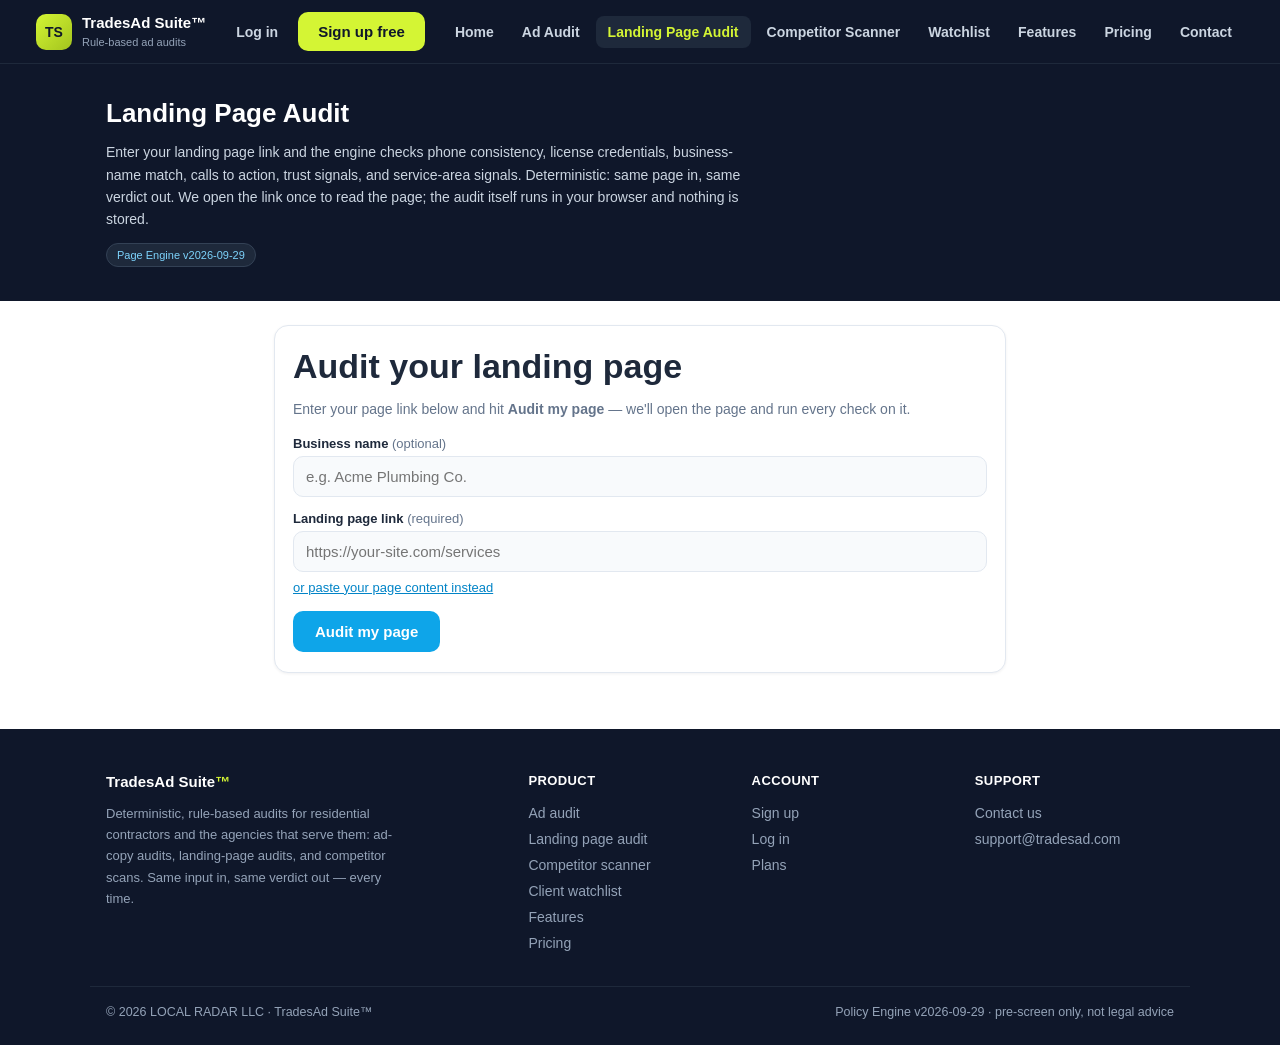
<file: landing-audit.html>
<!DOCTYPE html>
<html lang="en">
<head>
<meta charset="UTF-8">
<meta name="viewport" content="width=device-width, initial-scale=1.0">
<title>Landing Page Audit — TradesAd Suite™</title>
<meta name="description" content="Enter your landing page link and get a deterministic rule-based audit: phone consistency, license credentials, CTAs, trust signals. The audit runs in your browser; nothing is stored.">
<link rel="stylesheet" href="assets/styles.css">
</head>
<body class="page">
<header class="site-header" id="siteNav"></header>

<section class="audit-hero">
  <div class="container">
    <h1>Landing Page Audit</h1>
    <p>Enter your landing page link and the engine checks phone consistency, license credentials, business-name match, calls to action, trust signals, and service-area signals. Deterministic: same page in, same verdict out. We open the link once to read the page; the audit itself runs in your browser and nothing is stored.</p>
    <span class="version-badge" id="lpVersionBadge">Page Engine v—</span>
  </div>
</section>

<main class="wrap" style="padding-top:24px">
  <!-- INPUT -->
  <section id="lpInputCard" class="card">
    <h1>Audit your landing page</h1>
    <p class="lede">Enter your page link below and hit <strong>Audit my page</strong> — we'll open the page and run every check on it.</p>

    <label class="field">
      <span>Business name <em>(optional)</em></span>
      <input type="text" id="lpBizName" placeholder="e.g. Acme Plumbing Co." autocomplete="off">
    </label>
    <label class="field">
      <span>Landing page link <em>(required)</em></span>
      <input type="url" id="lpUrl" inputmode="url" placeholder="https://your-site.com/services" autocomplete="off" autocapitalize="off" spellcheck="false">
    </label>
    <p class="alt-toggle"><button class="link" id="lpPasteToggle" type="button">or paste your page content instead</button></p>

    <div class="row">
      <button id="lpFetchBtn" class="btn primary">Audit my page</button>
    </div>
    <p id="lpFetchStatus" class="fetch-status" hidden>Opening your page…</p>
    <p id="lpUrlError" class="error" hidden>Please enter your page link first.</p>

    <!-- Fallback: paste path (also opened by the toggle above) -->
    <div id="lpPastePanel" hidden>
      <div id="lpFallbackNote" class="fallback-note" hidden></div>
      <label class="field">
        <span>Page content <em>(required)</em></span>
        <textarea id="lpContent" rows="8" placeholder="Paste your page content here…"></textarea>
      </label>
      <p class="mini-steps"><span>1. Open your page in a browser</span><span>2. Select all and copy</span><span>3. Paste it here</span></p>
      <div class="row">
        <button id="lpRunBtn" class="btn primary">Run Page Audit</button>
        <div class="samples">Try a sample:
          <button class="link" data-lpsample="risky">risky page</button> ·
          <button class="link" data-lpsample="clean">clean page</button>
        </div>
      </div>
      <p id="lpInputError" class="error" hidden>Please paste the page content first.</p>
    </div>
  </section>

  <!-- REPORT -->
  <section id="lpReportCard" class="card" hidden>
    <div class="report-head">
      <div class="score-wrap">
        <svg viewBox="0 0 120 120" class="ring">
          <circle cx="60" cy="60" r="52" class="ring-bg"/>
          <circle cx="60" cy="60" r="52" class="ring-fg" id="lpRingFg"/>
          <text x="60" y="66" text-anchor="middle" class="ring-num" id="lpScoreNum">–</text>
        </svg>
        <div>
          <div id="lpVerdictBadge" class="verdict">–</div>
          <div class="verdict-sub" id="lpVerdictSub"></div>
        </div>
      </div>
      <div class="report-meta">
        <div id="lpReportBiz"></div>
        <div>Page Engine <strong id="lpReportVersion">—</strong></div>
        <div id="lpReportTime"></div>
      </div>
    </div>

    <div id="lpPhoneCard" class="license"></div>

    <h2>Page findings <span id="lpFindingCount" class="count"></span></h2>
    <div id="lpFindings"></div>

    <h2>Strengths</h2>
    <ul id="lpStrengths" class="checklist"></ul>

    <div class="actions">
      <button id="lpAgainBtn" class="btn">Audit another page</button>
      <button id="lpPrintBtn" class="btn ghost">Print / Save PDF</button>
    </div>
    <p class="disclaimer">Pre-screen only — not legal advice. These checks read the page content; they can't see design, load speed, or how the page actually converts. When in doubt, have a human review before spending on traffic.</p>
  </section>
</main>

<footer class="site-footer" id="siteFoot"></footer>
<script src="assets/config.js"></script>
<script src="assets/app.js"></script>
<script src="assets/landing-engine.js"></script>
<script src="assets/landing-ui.js"></script>
</body>
</html>
</file>
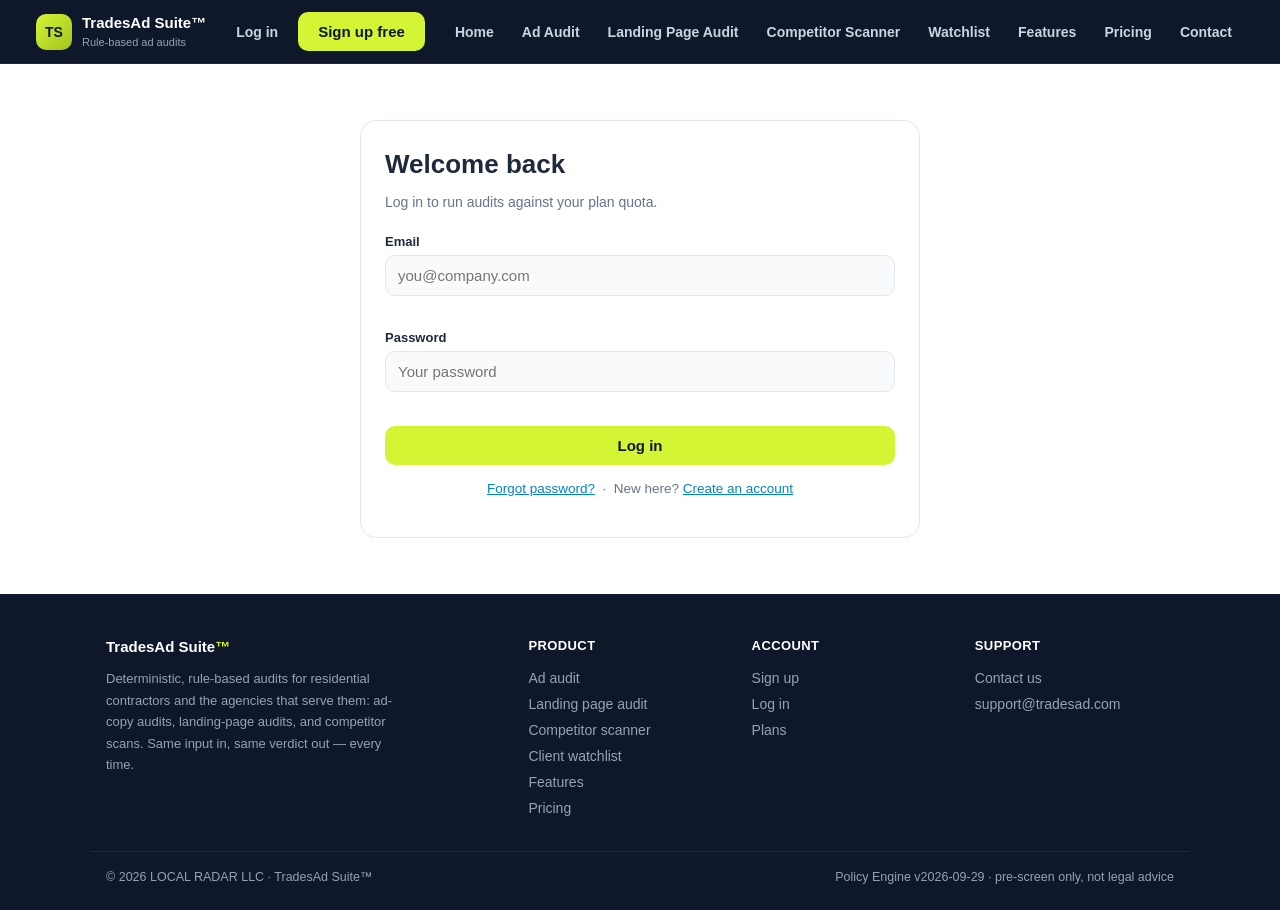
<file: login.html>
<!DOCTYPE html>
<html lang="en">
<head>
<meta charset="UTF-8">
<meta name="viewport" content="width=device-width, initial-scale=1.0">
<title>Log In — TradesAd Suite™</title>
<meta name="description" content="Log in to your TradesAd Suite account.">
<link rel="stylesheet" href="assets/styles.css">
</head>
<body class="page">
<header class="site-header" id="siteNav"></header>

<section class="section">
  <div class="container">
    <div class="form-card">
      <h1>Welcome back</h1>
      <p class="lede">Log in to run audits against your plan quota.</p>
      <div id="formNotice"></div>
      <form id="loginForm" novalidate>
        <div class="field">
          <label for="li-email">Email</label>
          <input type="email" id="li-email" autocomplete="email" placeholder="you@company.com">
          <div class="ferr" id="ferr-li-email"></div>
        </div>
        <div class="field">
          <label for="li-password">Password</label>
          <input type="password" id="li-password" autocomplete="current-password" placeholder="Your password">
          <div class="ferr" id="ferr-li-password"></div>
        </div>
        <button class="btn-volt" type="submit" style="width:100%">Log in</button>
      </form>
      <p class="form-alt"><a href="#" id="forgotLink">Forgot password?</a> &nbsp;·&nbsp; New here? <a href="signup.html">Create an account</a></p>
    </div>
  </div>
</section>

<footer class="site-footer" id="siteFoot"></footer>
<script src="assets/config.js"></script>
<script src="assets/app.js"></script>
</body>
</html>
</file>
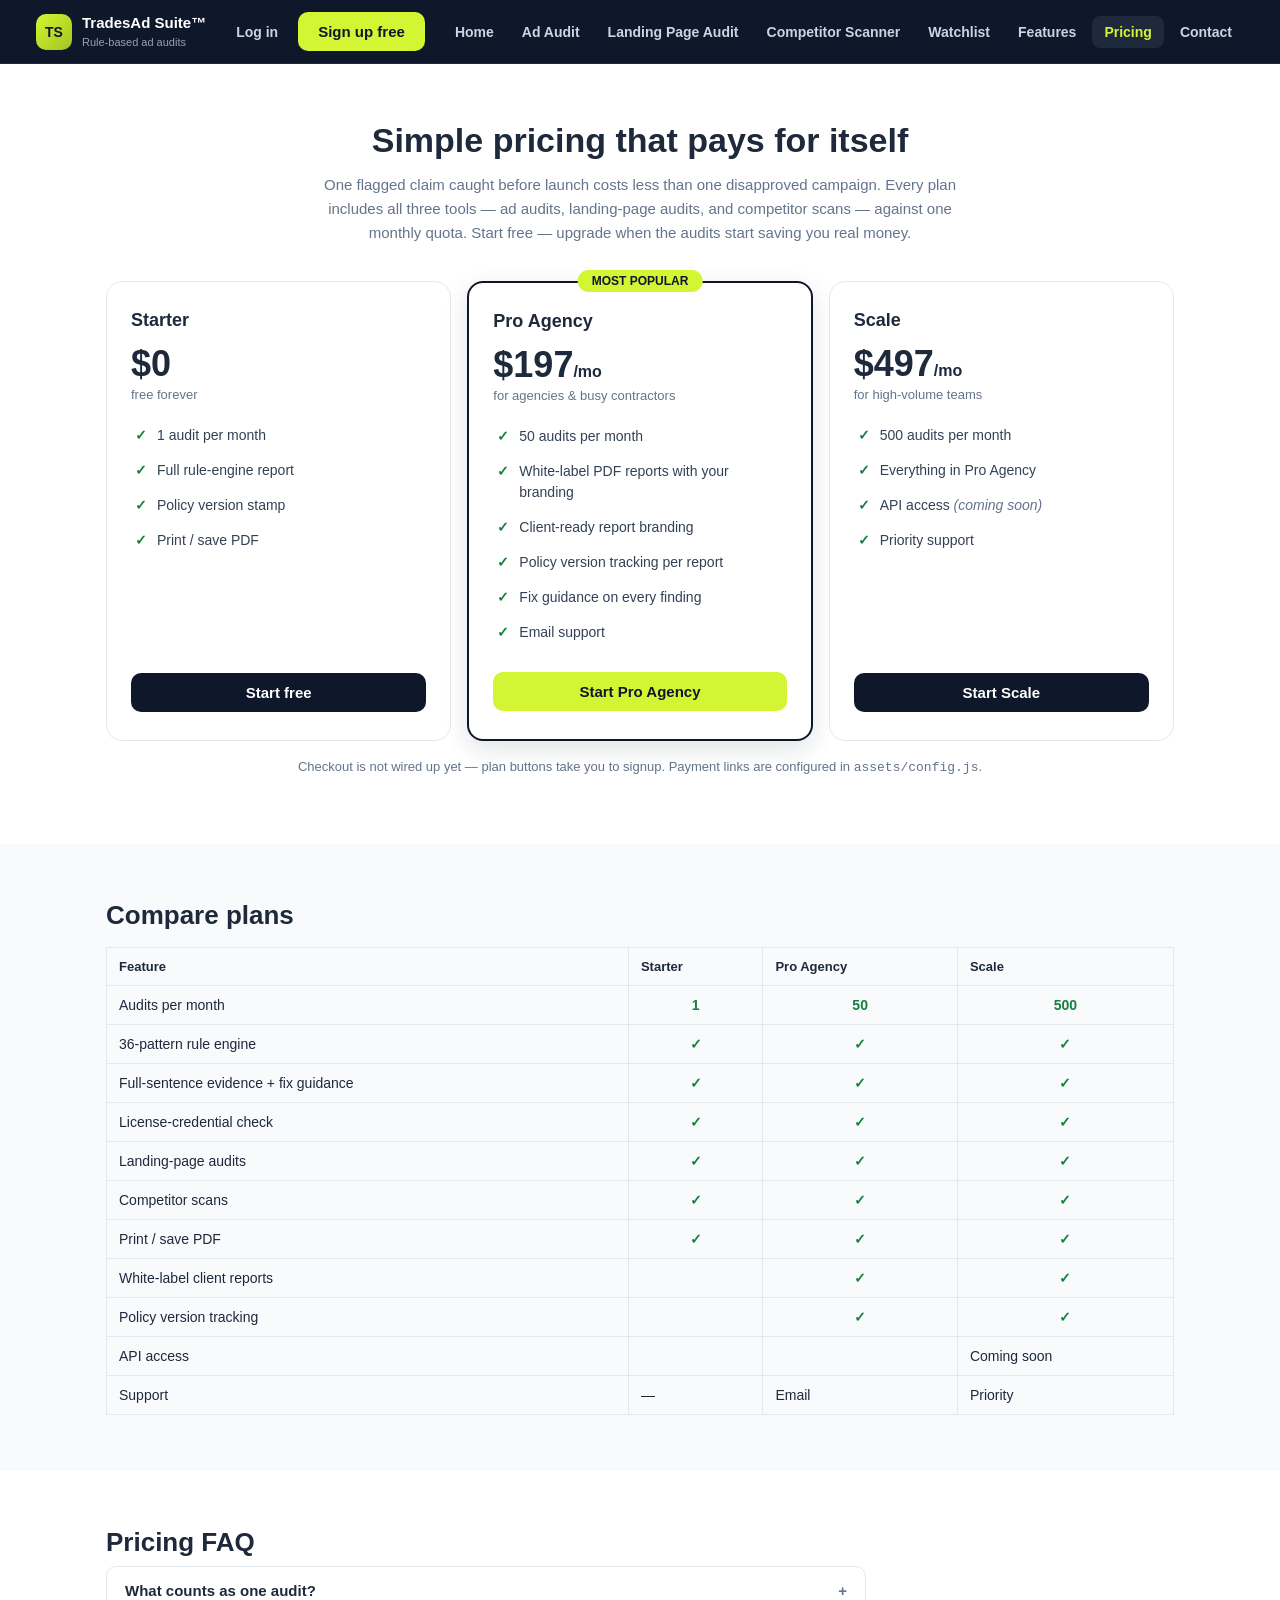
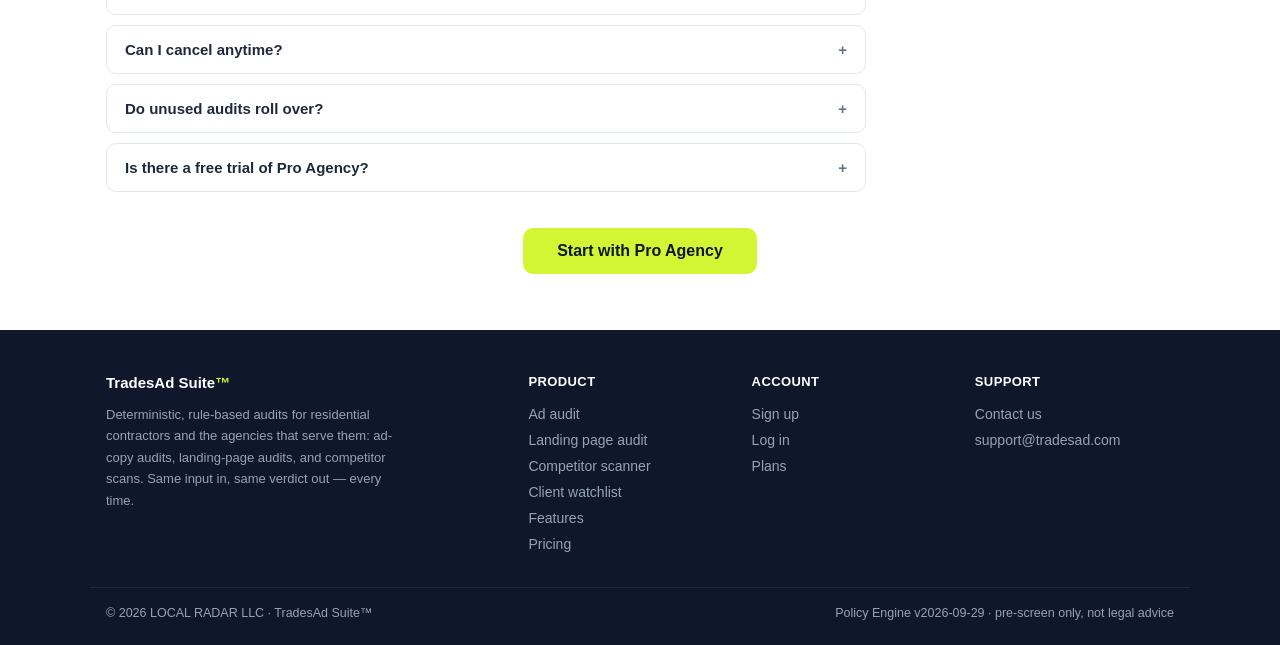
<file: pricing.html>
<!DOCTYPE html>
<html lang="en">
<head>
<meta charset="UTF-8">
<meta name="viewport" content="width=device-width, initial-scale=1.0">
<title>Pricing — TradesAd Suite™</title>
<meta name="description" content="TradesAd Suite pricing: Starter $0, Pro Agency $197/mo, Scale $497/mo. Deterministic ad audits for contractors and agencies.">
<link rel="stylesheet" href="assets/styles.css">
</head>
<body class="page">
<header class="site-header" id="siteNav"></header>

<section class="section">
  <div class="container" style="text-align:center">
    <h1>Simple pricing that pays for itself</h1>
    <p class="sub" style="margin-left:auto;margin-right:auto">One flagged claim caught before launch costs less than one disapproved campaign. Every plan includes all three tools — ad audits, landing-page audits, and competitor scans — against one monthly quota. Start free — upgrade when the audits start saving you real money.</p>
    <div class="plans" style="text-align:left;margin-top:36px">
      <div class="plan">
        <h3>Starter</h3>
        <div class="price">$0</div>
        <div class="per">free forever</div>
        <ul>
          <li>1 audit per month</li>
          <li>Full rule-engine report</li>
          <li>Policy version stamp</li>
          <li>Print / save PDF</li>
        </ul>
        <button class="btn-dark" data-plan="starter" type="button">Start free</button>
      </div>
      <div class="plan popular">
        <span class="plan-flag">MOST POPULAR</span>
        <h3>Pro Agency</h3>
        <div class="price">$197<span style="font-size:16px;font-weight:600">/mo</span></div>
        <div class="per">for agencies &amp; busy contractors</div>
        <ul>
          <li>50 audits per month</li>
          <li>White-label PDF reports with your branding</li>
          <li>Client-ready report branding</li>
          <li>Policy version tracking per report</li>
          <li>Fix guidance on every finding</li>
          <li>Email support</li>
        </ul>
        <button class="btn-volt" data-plan="pro" type="button">Start Pro Agency</button>
      </div>
      <div class="plan">
        <h3>Scale</h3>
        <div class="price">$497<span style="font-size:16px;font-weight:600">/mo</span></div>
        <div class="per">for high-volume teams</div>
        <ul>
          <li>500 audits per month</li>
          <li>Everything in Pro Agency</li>
          <li>API access <em style="color:var(--muted)">(coming soon)</em></li>
          <li>Priority support</li>
        </ul>
        <button class="btn-dark" data-plan="scale" type="button">Start Scale</button>
      </div>
    </div>
    <p class="hero-note" style="color:var(--muted);margin-top:18px;font-size:13px">Checkout is not wired up yet — plan buttons take you to signup. Payment links are configured in <code>assets/config.js</code>.</p>
  </div>
</section>

<section class="section alt">
  <div class="container">
    <h2>Compare plans</h2>
    <div class="compare-wrap">
    <table class="compare">
      <tr><th>Feature</th><th>Starter</th><th>Pro Agency</th><th>Scale</th></tr>
      <tr><td>Audits per month</td><td class="tick">1</td><td class="tick">50</td><td class="tick">500</td></tr>
      <tr><td>36-pattern rule engine</td><td class="tick">✓</td><td class="tick">✓</td><td class="tick">✓</td></tr>
      <tr><td>Full-sentence evidence + fix guidance</td><td class="tick">✓</td><td class="tick">✓</td><td class="tick">✓</td></tr>
      <tr><td>License-credential check</td><td class="tick">✓</td><td class="tick">✓</td><td class="tick">✓</td></tr>
      <tr><td>Landing-page audits</td><td class="tick">✓</td><td class="tick">✓</td><td class="tick">✓</td></tr>
      <tr><td>Competitor scans</td><td class="tick">✓</td><td class="tick">✓</td><td class="tick">✓</td></tr>
      <tr><td>Print / save PDF</td><td class="tick">✓</td><td class="tick">✓</td><td class="tick">✓</td></tr>
      <tr><td>White-label client reports</td><td></td><td class="tick">✓</td><td class="tick">✓</td></tr>
      <tr><td>Policy version tracking</td><td></td><td class="tick">✓</td><td class="tick">✓</td></tr>
      <tr><td>API access</td><td></td><td></td><td>Coming soon</td></tr>
      <tr><td>Support</td><td>—</td><td>Email</td><td>Priority</td></tr>
    </table>
    </div>
  </div>
</section>

<section class="section">
  <div class="container">
    <h2>Pricing FAQ</h2>
    <div class="faq">
      <details><summary>What counts as one audit?</summary><div class="a">One audit = one ad copy run through the rule engine, producing one report. Re-running the same ad counts again — but since the engine is deterministic, you'll get the identical report.</div></details>
      <details><summary>Can I cancel anytime?</summary><div class="a">Yes. Monthly plans cancel in one click and stay active until the end of the billing period. (Billing is handled through Stripe once checkout is connected.)</div></details>
      <details><summary>Do unused audits roll over?</summary><div class="a">No — audit quotas reset each month. Most agencies use far fewer than 50 once their ad templates are cleaned up, which is the point.</div></details>
      <details><summary>Is there a free trial of Pro Agency?</summary><div class="a">The Starter plan is free forever and runs the exact same engine — it's the trial. Upgrade when you need volume or white-label client reports.</div></details>
    </div>
    <div style="text-align:center;margin-top:36px">
      <button class="btn-volt" data-plan="pro" type="button" style="font-size:16px;padding:14px 34px">Start with Pro Agency</button>
    </div>
  </div>
</section>

<footer class="site-footer" id="siteFoot"></footer>
<script src="assets/config.js"></script>
<script src="assets/app.js"></script>
</body>
</html>
</file>
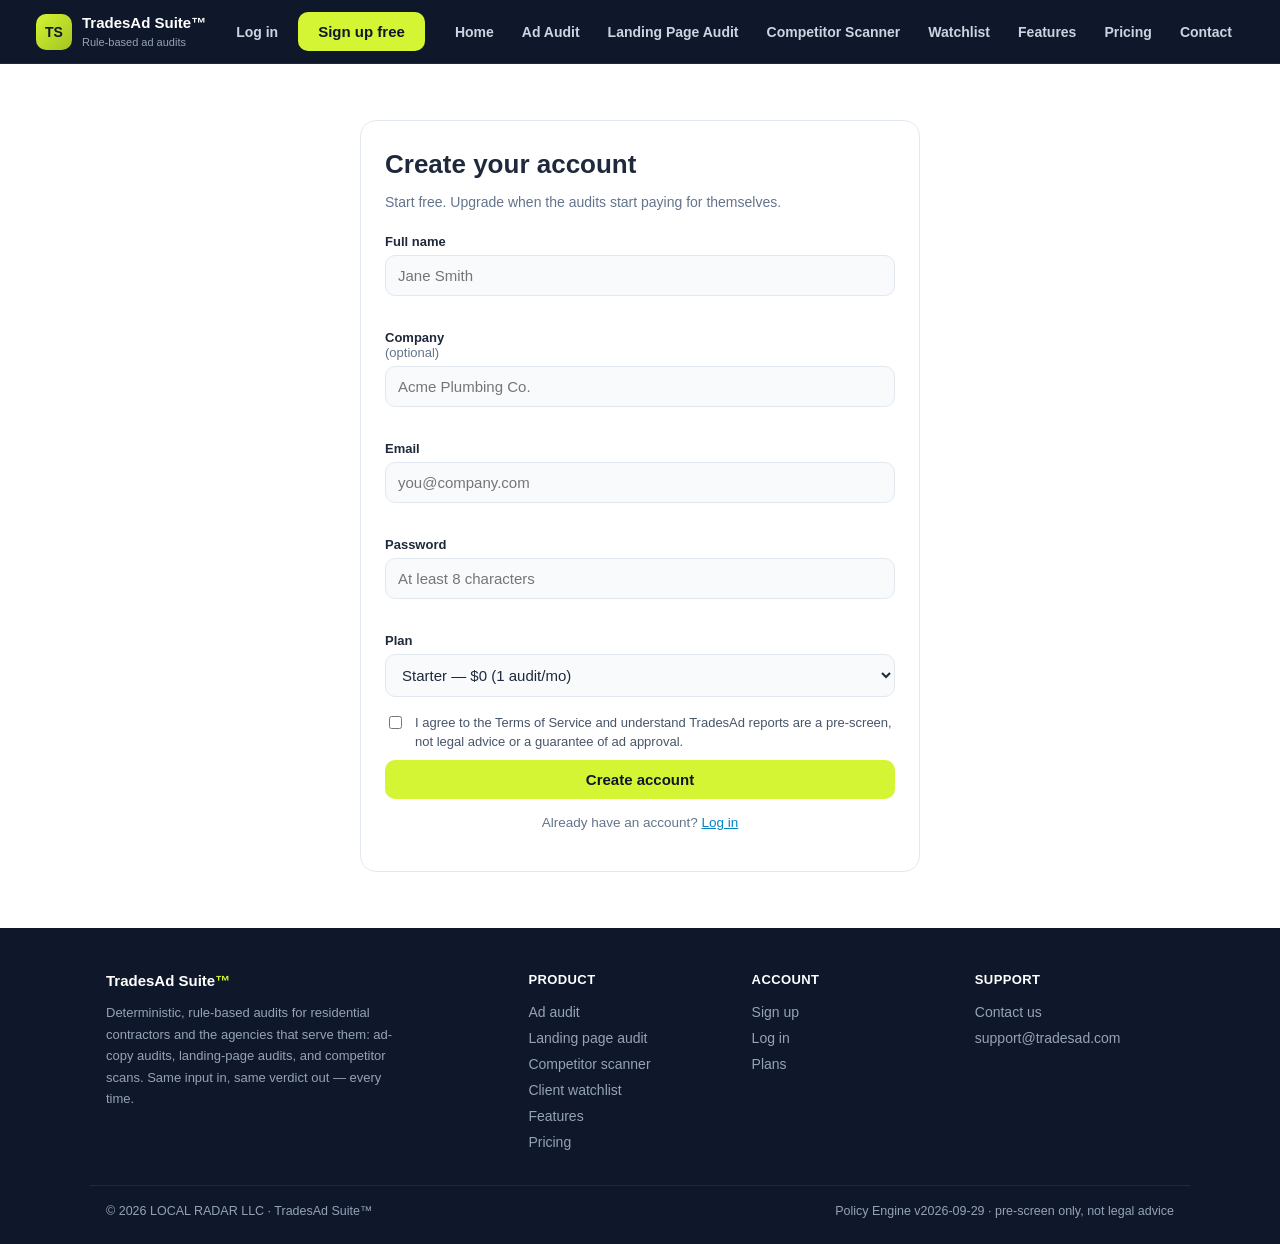
<file: signup.html>
<!DOCTYPE html>
<html lang="en">
<head>
<meta charset="UTF-8">
<meta name="viewport" content="width=device-width, initial-scale=1.0">
<title>Sign Up — TradesAd Suite™</title>
<meta name="description" content="Create your TradesAd Suite account. Start free.">
<link rel="stylesheet" href="assets/styles.css">
</head>
<body class="page">
<header class="site-header" id="siteNav"></header>

<section class="section">
  <div class="container">
    <div class="form-card">
      <h1>Create your account</h1>
      <p class="lede">Start free. Upgrade when the audits start paying for themselves.</p>
      <div id="formNotice"></div>
      <form id="signupForm" novalidate>
        <div class="field">
          <label for="su-name">Full name</label>
          <input type="text" id="su-name" autocomplete="name" placeholder="Jane Smith">
          <div class="ferr" id="ferr-su-name"></div>
        </div>
        <div class="field">
          <label for="su-company">Company <span style="font-weight:400;color:var(--muted)">(optional)</span></label>
          <input type="text" id="su-company" autocomplete="organization" placeholder="Acme Plumbing Co.">
          <div class="ferr" id="ferr-su-company"></div>
        </div>
        <div class="field">
          <label for="su-email">Email</label>
          <input type="email" id="su-email" autocomplete="email" placeholder="you@company.com">
          <div class="ferr" id="ferr-su-email"></div>
        </div>
        <div class="field">
          <label for="su-password">Password</label>
          <input type="password" id="su-password" autocomplete="new-password" placeholder="At least 8 characters">
          <div class="ferr" id="ferr-su-password"></div>
        </div>
        <div class="field">
          <label for="plan">Plan</label>
          <select id="plan">
            <option value="starter">Starter — $0 (1 audit/mo)</option>
            <option value="pro">Pro Agency — $197/mo (50 audits/mo)</option>
            <option value="scale">Scale — $497/mo (500 audits/mo)</option>
          </select>
        </div>
        <label class="checkrow">
          <input type="checkbox" id="su-terms">
          <span>I agree to the Terms of Service and understand TradesAd reports are a pre-screen, not legal advice or a guarantee of ad approval.</span>
        </label>
        <div class="ferr" id="ferr-su-terms" style="margin:-8px 0 12px"></div>
        <button class="btn-volt" type="submit" style="width:100%">Create account</button>
      </form>
      <p class="form-alt">Already have an account? <a href="login.html">Log in</a></p>
    </div>
  </div>
</section>

<footer class="site-footer" id="siteFoot"></footer>
<script src="assets/config.js"></script>
<script src="assets/app.js"></script>
</body>
</html>
</file>
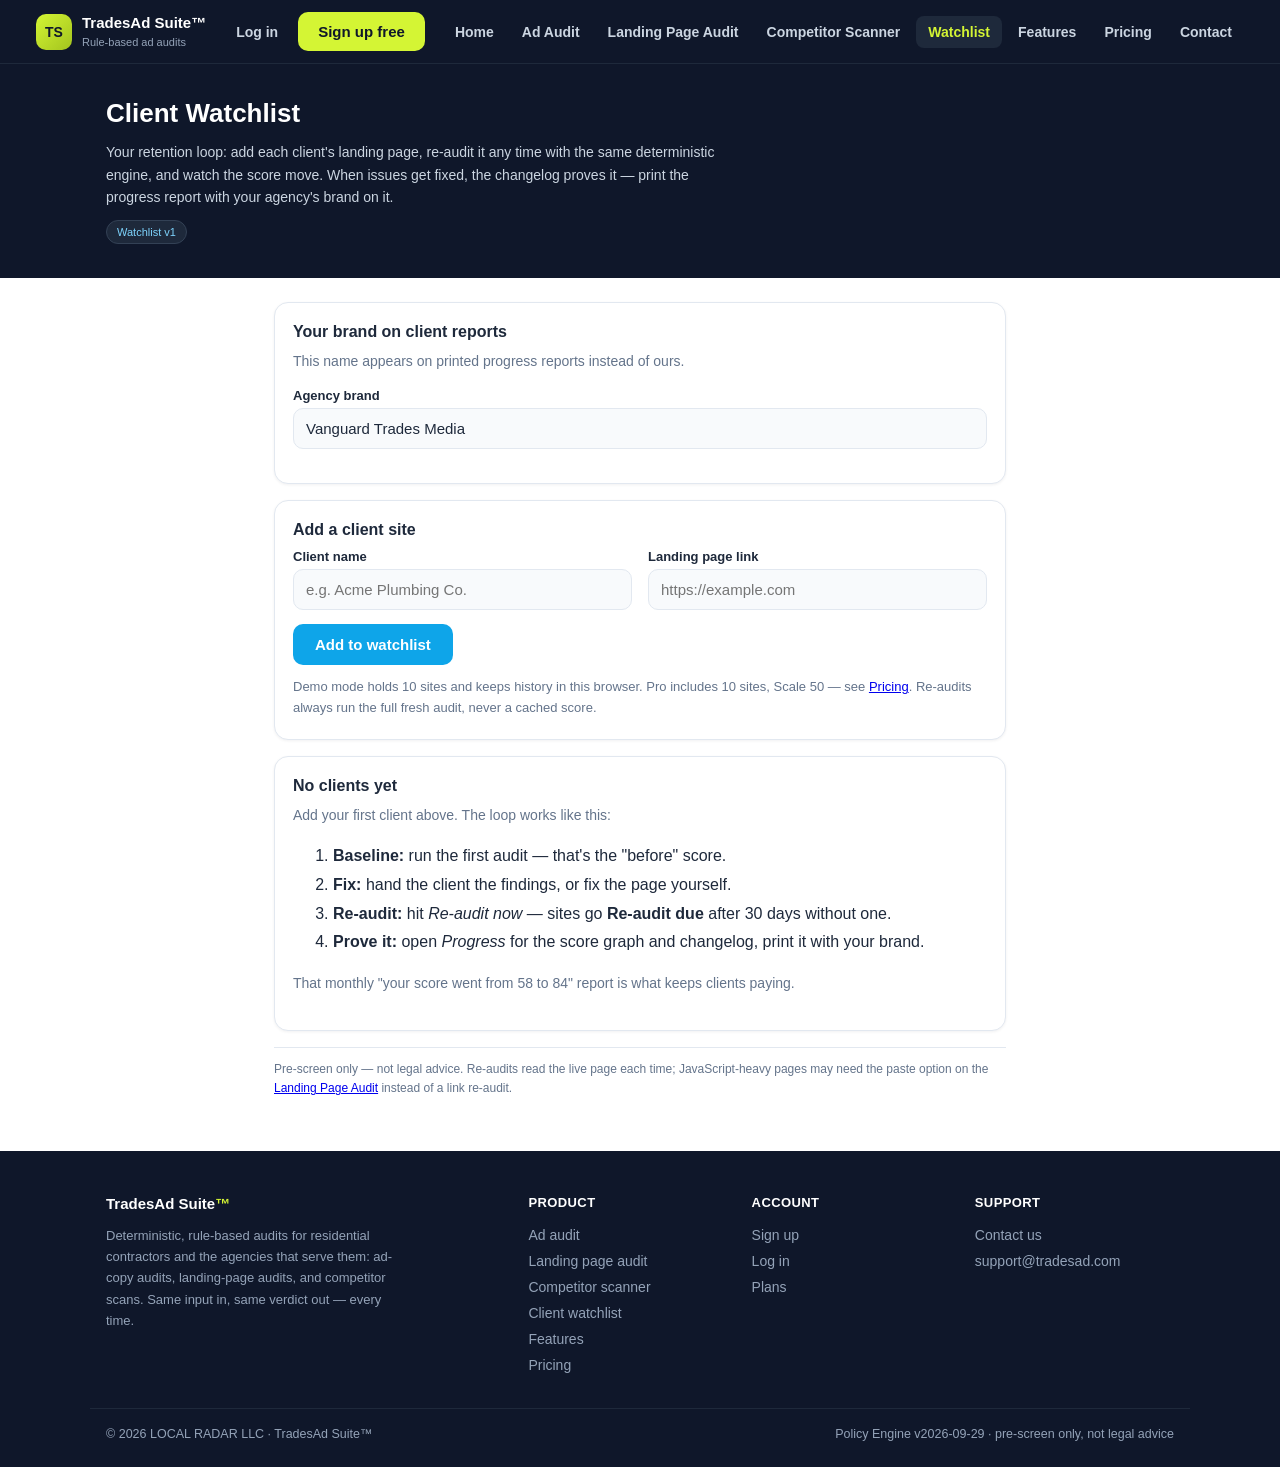
<file: watchlist.html>
<!DOCTYPE html>
<html lang="en">
<head>
<meta charset="UTF-8">
<meta name="viewport" content="width=device-width, initial-scale=1.0">
<title>Client Watchlist — TradesAd Suite™</title>
<meta name="description" content="Track your clients' landing pages over time: re-audit on demand, watch scores move on a history graph, and print white-label progress reports. Deterministic, rule-based, zero AI.">
<link rel="stylesheet" href="assets/styles.css">
</head>
<body class="page">
<header class="site-header" id="siteNav"></header>

<section class="audit-hero">
  <div class="container">
    <h1>Client Watchlist</h1>
    <p>Your retention loop: add each client's landing page, re-audit it any time with the same deterministic engine, and watch the score move. When issues get fixed, the changelog proves it — print the progress report with your agency's brand on it.</p>
    <span class="version-badge" id="wlVersionBadge">Watchlist v1</span>
  </div>
</section>

<main class="wrap" style="padding-top:24px">
  <!-- AGENCY BRAND (white-label) -->
  <section class="card no-print">
    <h2 style="margin-top:0">Your brand on client reports</h2>
    <p class="lede">This name appears on printed progress reports instead of ours.</p>
    <label class="field">
      <span>Agency brand</span>
      <input type="text" id="wlBrand" placeholder="e.g. Vanguard Trades Media" autocomplete="off">
    </label>
  </section>

  <!-- ADD SITE -->
  <section class="card no-print">
    <h2 style="margin-top:0">Add a client site</h2>
    <form id="wlAddForm">
      <div class="wl-form-row">
        <label class="field">
          <span>Client name</span>
          <input type="text" id="wlName" placeholder="e.g. Acme Plumbing Co." autocomplete="off">
        </label>
        <label class="field">
          <span>Landing page link</span>
          <input type="url" id="wlUrl" placeholder="https://example.com" autocomplete="off">
        </label>
      </div>
      <p class="wl-error" id="wlAddError" hidden></p>
      <button class="btn primary" type="submit">Add to watchlist</button>
      <p class="wl-note">Demo mode holds 10 sites and keeps history in this browser. Pro includes 10 sites, Scale 50 — see <a href="pricing.html">Pricing</a>. Re-audits always run the full fresh audit, never a cached score.</p>
    </form>
  </section>

  <!-- EMPTY STATE -->
  <section class="card" id="wlEmpty" hidden>
    <h2 style="margin-top:0">No clients yet</h2>
    <p class="lede">Add your first client above. The loop works like this:</p>
    <ol class="wl-steps">
      <li><strong>Baseline:</strong> run the first audit — that's the "before" score.</li>
      <li><strong>Fix:</strong> hand the client the findings, or fix the page yourself.</li>
      <li><strong>Re-audit:</strong> hit <em>Re-audit now</em> — sites go <strong>Re-audit due</strong> after 30 days without one.</li>
      <li><strong>Prove it:</strong> open <em>Progress</em> for the score graph and changelog, print it with your brand.</li>
    </ol>
    <p class="lede">That monthly "your score went from 58 to 84" report is what keeps clients paying.</p>
  </section>

  <!-- SITE LIST -->
  <div id="wlList"></div>

  <p class="disclaimer">Pre-screen only — not legal advice. Re-audits read the live page each time; JavaScript-heavy pages may need the paste option on the <a href="landing-audit.html">Landing Page Audit</a> instead of a link re-audit.</p>
</main>

<footer class="site-footer" id="siteFoot"></footer>
<script src="assets/config.js"></script>
<script src="assets/app.js"></script>
<script src="assets/landing-engine.js"></script>
<script src="assets/watchlist.js"></script>
</body>
</html>
</file>
<file: assets/styles.css>
:root{
  --red:#dc2626; --amber:#b45309; --green:#15803d;
  --ink:#1e293b; --muted:#64748b; --line:#e2e8f0; --bg:#f1f5f9; --card:#ffffff;
}
*{box-sizing:border-box}
body{margin:0;font-family:-apple-system,BlinkMacSystemFont,"Segoe UI",Roboto,Helvetica,Arial,sans-serif;background:var(--bg);color:var(--ink);-webkit-text-size-adjust:100%}
.topbar{display:flex;justify-content:space-between;align-items:center;padding:12px 16px;background:#0f172a;color:#fff;position:sticky;top:0;z-index:10}
.brand{display:flex;gap:10px;align-items:center}
.logo{width:38px;height:38px;border-radius:10px;background:linear-gradient(135deg,#38bdf8,#0ea5e9);display:flex;align-items:center;justify-content:center;font-weight:800;color:#0f172a}
.brand-name{font-weight:700;font-size:15px}
.brand-sub{font-size:11px;color:#94a3b8}
.version-badge{font-size:11px;background:#1e293b;border:1px solid #334155;padding:5px 10px;border-radius:999px;color:#7dd3fc;white-space:nowrap}
.wrap{max-width:760px;margin:0 auto;padding:16px 14px 40px}
.card{background:var(--card);border:1px solid var(--line);border-radius:14px;padding:20px 18px;margin-bottom:16px;box-shadow:0 1px 3px rgba(15,23,42,.06)}
h1{font-size:22px;margin:0 0 6px}
h2{font-size:16px;margin:22px 0 10px;display:flex;align-items:center;gap:8px}
.lede{color:var(--muted);font-size:14px;margin:0 0 16px;line-height:1.5}
.field{display:block;margin-bottom:12px}
.field span{display:block;font-size:13px;font-weight:600;margin-bottom:5px}
.field em{font-style:normal;font-weight:400;color:var(--muted)}
input[type=text],textarea{width:100%;border:1px solid var(--line);border-radius:10px;padding:11px 12px;font-size:15px;font-family:inherit;background:#f8fafc;color:var(--ink)}
input[type=text]:focus,textarea:focus{outline:2px solid #38bdf8;border-color:#38bdf8;background:#fff}
textarea{resize:vertical;min-height:130px;line-height:1.5}
.row{display:flex;flex-wrap:wrap;align-items:center;gap:12px;margin-top:4px}
.btn{border:0;border-radius:10px;padding:12px 22px;font-size:15px;font-weight:700;cursor:pointer;background:#e2e8f0;color:var(--ink)}
.btn.primary{background:#0ea5e9;color:#fff}
.btn.primary:active{transform:scale(.98)}
.btn.ghost{background:#fff;border:1px solid var(--line)}
.link{background:none;border:0;color:#0284c7;font-size:13px;cursor:pointer;padding:0;text-decoration:underline}
.samples{font-size:13px;color:var(--muted)}
.error{color:var(--red);font-size:13px;font-weight:600}
/* report */
.report-head{display:flex;justify-content:space-between;gap:14px;flex-wrap:wrap;align-items:flex-start;border-bottom:1px solid var(--line);padding-bottom:16px;margin-bottom:6px}
.score-wrap{display:flex;gap:14px;align-items:center}
.ring{width:104px;height:104px}
.ring-bg{fill:none;stroke:var(--line);stroke-width:11}
.ring-fg{fill:none;stroke-width:11;stroke-linecap:round;transform:rotate(-90deg);transform-origin:60px 60px;transition:stroke-dashoffset .6s ease}
.ring-num{font-size:26px;font-weight:800;fill:var(--ink)}
.verdict{display:inline-block;font-weight:800;font-size:17px;padding:7px 14px;border-radius:9px;letter-spacing:.4px}
.verdict.high{background:#fee2e2;color:var(--red)}
.verdict.review{background:#fef3c7;color:var(--amber)}
.verdict.clear{background:#dcfce7;color:var(--green)}
.verdict-sub{font-size:13px;color:var(--muted);margin-top:6px;max-width:260px;line-height:1.45}
.report-meta{font-size:12px;color:var(--muted);text-align:right;line-height:1.7}
.report-meta strong{color:var(--ink)}
.count{font-size:12px;font-weight:700;background:#f1f5f9;border:1px solid var(--line);border-radius:999px;padding:2px 10px;color:var(--muted)}
.finding{border:1px solid var(--line);border-left:5px solid var(--red);border-radius:10px;padding:13px 14px;margin-bottom:10px;background:#fff}
.finding.med{border-left-color:var(--amber)}
.f-top{display:flex;gap:8px;align-items:center;flex-wrap:wrap;margin-bottom:8px}
.sev{font-size:11px;font-weight:800;padding:3px 9px;border-radius:6px;letter-spacing:.4px}
.sev.high{background:#fee2e2;color:var(--red)}
.sev.med{background:#fef3c7;color:var(--amber)}
.policy{font-size:13px;font-weight:700}
.quote{font-family:Georgia,serif;font-style:italic;font-size:15px;line-height:1.55;background:#f8fafc;border:1px dashed var(--line);border-radius:8px;padding:10px 12px;margin:0 0 8px;color:#334155}
.why{font-size:13.5px;line-height:1.55;color:#475569;margin:0 0 8px}
.fix{font-size:13px;line-height:1.5;background:#f0fdf4;border:1px solid #bbf7d0;border-radius:8px;padding:9px 11px;color:#166534;margin:0}
.fix strong{display:block;margin-bottom:2px}
.no-find{background:#f0fdf4;border:1px solid #bbf7d0;color:#166534;border-radius:10px;padding:14px;font-size:14px;font-weight:600}
.license{border-radius:10px;padding:13px 14px;font-size:14px;margin:14px 0 4px;line-height:1.5}
.license.ok{background:#f0fdf4;border:1px solid #bbf7d0;color:#166534}
.license.warn{background:#fffbeb;border:1px solid #fde68a;color:#92400e}
.gray{background:#fff7ed;border:1px solid #fed7aa;color:#9a3412;border-radius:10px;padding:13px 14px;font-size:13.5px;margin:10px 0;line-height:1.55}
.checklist{list-style:none;margin:0;padding:0}
.checklist li{font-size:14px;padding:8px 0 8px 28px;position:relative;border-bottom:1px solid #f1f5f9;line-height:1.5}
.checklist li:before{content:"✓";position:absolute;left:4px;color:var(--green);font-weight:800}
.actions{display:flex;gap:10px;flex-wrap:wrap;margin-top:20px}
.disclaimer{font-size:12px;color:var(--muted);line-height:1.6;margin-top:16px;border-top:1px solid var(--line);padding-top:12px}
.foot{text-align:center;font-size:12px;color:var(--muted);padding:18px 12px 30px;line-height:1.6}
@media print{
  .topbar,.actions,#inputCard,.foot,.samples{display:none!important}
  body{background:#fff}
  .wrap{max-width:100%;padding:0}
  .card{box-shadow:none;border:0}
}



/* ============ TradesAd Suite site chrome (marketing pages) ============
   Extends the tool's design tokens: dark navy #0f172a + volt accent.
   Tool styles (above) are untouched — the audit tool keeps its verified look. */
:root{
  --navy:#0f172a; --navy2:#1e293b; --volt:#d4f534; --volt-dim:#b8d92e;
  --site-max:1100px;
}
.site-header{background:var(--navy);color:#fff;position:sticky;top:0;z-index:50;border-bottom:1px solid #1e293b}
.site-nav-inner{max-width:1240px;margin:0 auto;padding:12px 16px;display:flex;align-items:center;gap:18px}
.site-brand{display:flex;align-items:center;gap:10px;text-decoration:none;color:#fff;margin-right:auto}
.site-brand .logo{width:36px;height:36px;border-radius:10px;background:linear-gradient(135deg,var(--volt),#a3c41e);display:flex;align-items:center;justify-content:center;font-weight:800;color:#0f172a;font-size:14px}
.site-brand .brand-name{font-weight:700;font-size:15px}
.site-brand .brand-sub{font-size:11px;color:#94a3b8}
.nav-links{display:flex;gap:4px;align-items:center}
.nav-links a{color:#cbd5e1;text-decoration:none;font-size:14px;font-weight:600;padding:8px 12px;border-radius:8px;white-space:nowrap}
.nav-links a:hover{background:#1e293b;color:#fff}
.nav-links a.active{background:#1e293b;color:var(--volt)}
.nav-account{display:flex;gap:10px;align-items:center}
.nav-account .login-link{color:#cbd5e1;text-decoration:none;font-size:14px;font-weight:600;padding:8px 10px}
.nav-account .login-link:hover{color:#fff}
.btn-volt{display:inline-block;background:var(--volt);color:#0f172a;font-weight:800;border:0;border-radius:10px;padding:11px 20px;font-size:15px;cursor:pointer;text-decoration:none;text-align:center}
.btn-volt:hover{background:var(--volt-dim)}
.btn-outline{display:inline-block;background:transparent;color:#fff;border:1px solid #475569;font-weight:700;border-radius:10px;padding:11px 20px;font-size:15px;cursor:pointer;text-decoration:none;text-align:center}
.btn-outline:hover{border-color:var(--volt);color:var(--volt)}
.demo-pill{font-size:12px;font-weight:700;color:var(--volt);border:1px solid #3f4a1e;background:#232b12;padding:6px 12px;border-radius:999px}
.link-btn{background:none;border:0;color:#94a3b8;font-size:13px;cursor:pointer;text-decoration:underline;padding:6px}
.link-btn:hover{color:#fff}
.nav-toggle{display:none;background:none;border:1px solid #334155;color:#fff;border-radius:8px;font-size:20px;line-height:1;padding:6px 10px;cursor:pointer}
/* page layout */
.page{background:#fff}
.container{max-width:var(--site-max);margin:0 auto;padding:0 16px}
.page h1{font-size:34px;line-height:1.2;margin:0 0 12px}
.hero{background:linear-gradient(180deg,#0f172a 0%,#16213a 100%);color:#fff;padding:64px 0 72px}
.hero h1{font-size:40px}
.hero .lede{color:#cbd5e1;font-size:17px;line-height:1.6;max-width:640px;margin:0 0 26px}
.hero-ctas{display:flex;gap:12px;flex-wrap:wrap;margin-bottom:14px}
.hero-note{font-size:13px;color:#94a3b8}
.badge-row{display:flex;gap:8px;flex-wrap:wrap;margin-bottom:18px}
.badge{font-size:12px;font-weight:700;background:#1e293b;border:1px solid #334155;color:#7dd3fc;padding:5px 12px;border-radius:999px}
.section{padding:56px 0}
.section.alt{background:#f8fafc}
.section h2{font-size:26px;margin:0 0 8px}
.section .sub{color:var(--muted);font-size:15px;margin:0 0 28px;max-width:640px;line-height:1.6}
.steps{display:grid;grid-template-columns:repeat(3,1fr);gap:16px}
.step{background:#fff;border:1px solid var(--line);border-radius:14px;padding:22px}
.step.alt{background:#f8fafc}
.step-num{width:36px;height:36px;border-radius:50%;background:var(--volt);color:#0f172a;font-weight:800;display:flex;align-items:center;justify-content:center;margin-bottom:12px}
.step h3{margin:0 0 8px;font-size:16px}
.step p{margin:0;color:var(--muted);font-size:14px;line-height:1.6}
.grid3{display:grid;grid-template-columns:repeat(3,1fr);gap:16px}
.feat{background:#fff;border:1px solid var(--line);border-radius:14px;padding:22px}
.feat h3{margin:0 0 8px;font-size:16px}
.feat p{margin:0;color:var(--muted);font-size:14px;line-height:1.6}
.feat .icon{font-size:24px;margin-bottom:10px}
/* testimonials */
.quotes{display:grid;grid-template-columns:repeat(3,1fr);gap:16px}
.quote-card{background:#0f172a;color:#e2e8f0;border-radius:14px;padding:22px;font-size:14px;line-height:1.65}
.quote-card .who{margin-top:14px;font-size:13px;color:#94a3b8}
.placeholder-tag{display:inline-block;font-size:11px;font-weight:800;letter-spacing:.5px;background:#3f3f0e;color:var(--volt);border:1px dashed #78781e;border-radius:6px;padding:3px 8px;margin-bottom:10px}
/* faq */
.faq{max-width:760px}
.faq details{border:1px solid var(--line);border-radius:10px;margin-bottom:10px;background:#fff}
.faq summary{padding:15px 18px;font-weight:700;font-size:15px;cursor:pointer;list-style:none}
.faq summary::-webkit-details-marker{display:none}
.faq summary:after{content:"+";float:right;color:var(--muted)}
.faq details[open] summary:after{content:"–"}
.faq .a{padding:0 18px 16px;color:var(--muted);font-size:14px;line-height:1.65}
/* pricing */
.plans{display:grid;grid-template-columns:repeat(3,1fr);gap:16px;align-items:stretch}
.plan{border:1px solid var(--line);border-radius:16px;padding:28px 24px;background:#fff;display:flex;flex-direction:column;position:relative}
.plan.popular{border:2px solid #0f172a;box-shadow:0 8px 24px rgba(15,23,42,.12)}
.plan-flag{position:absolute;top:-13px;left:50%;transform:translateX(-50%);background:var(--volt);color:#0f172a;font-size:12px;font-weight:800;padding:4px 14px;border-radius:999px;white-space:nowrap}
.plan h3{margin:0 0 4px;font-size:18px}
.plan .price{font-size:36px;font-weight:800;margin:8px 0 2px}
.plan .per{color:var(--muted);font-size:13px;margin-bottom:16px}
.plan ul{list-style:none;margin:0 0 22px;padding:0;flex:1}
.plan li{font-size:14px;padding:7px 0 7px 26px;position:relative;color:#334155;line-height:1.5}
.plan li:before{content:"✓";position:absolute;left:4px;color:var(--green);font-weight:800}
.plan .btn-volt,.plan .btn-dark{width:100%}
.btn-dark{display:inline-block;background:#0f172a;color:#fff;font-weight:800;border:0;border-radius:10px;padding:11px 20px;font-size:15px;cursor:pointer;text-decoration:none;text-align:center}
.btn-dark:hover{background:#1e293b}
.compare{width:100%;border-collapse:collapse;font-size:14px;margin-top:8px}
.compare th,.compare td{border:1px solid var(--line);padding:11px 12px;text-align:left}
.compare th{background:#f8fafc;font-size:13px}
.compare td.tick{text-align:center;color:var(--green);font-weight:800}
.compare-wrap{overflow-x:auto}
/* forms */
.form-card{max-width:560px;margin:0 auto;background:#fff;border:1px solid var(--line);border-radius:16px;padding:28px 24px}
.form-card h1{font-size:26px}
.form-card .lede{color:var(--muted);font-size:14px;margin:0 0 20px;line-height:1.55}
.field{margin-bottom:14px}
.field label{display:block;font-size:13px;font-weight:700;margin-bottom:6px}
.field input[type=text],.field input[type=email],.field input[type=password],.field select,.field textarea{width:100%;border:1px solid var(--line);border-radius:10px;padding:11px 12px;font-size:15px;font-family:inherit;background:#f8fafc;color:var(--ink)}
.field input:focus,.field select:focus,.field textarea:focus{outline:2px solid var(--volt);border-color:var(--volt);background:#fff}
.field .hint{font-size:12px;color:var(--muted);margin-top:4px}
.field .ferr{font-size:12px;color:var(--red);font-weight:600;margin-top:4px;min-height:16px}
.checkrow{display:flex;gap:10px;align-items:flex-start;font-size:13px;color:#475569;line-height:1.5;margin:16px 0}
.checkrow input{margin-top:3px}
.notice{border-radius:10px;padding:13px 14px;font-size:13.5px;line-height:1.6;margin:14px 0}
.notice.demo{background:#fffbeb;border:1px solid #fde68a;color:#92400e}
.notice.ok{background:#f0fdf4;border:1px solid #bbf7d0;color:#166534}
.form-alt{font-size:13.5px;color:var(--muted);text-align:center;margin-top:16px}
.form-alt a{color:#0284c7}
/* features page */
.fam{border:1px solid var(--line);border-radius:14px;padding:22px;margin-bottom:14px;background:#fff}
.fam h3{margin:0 0 6px;font-size:17px}
.fam .policy-tag{font-size:12px;font-weight:700;color:#0369a1;background:#e0f2fe;border-radius:6px;padding:3px 9px;display:inline-block;margin-bottom:10px}
.fam p{margin:0 0 8px;color:#475569;font-size:14px;line-height:1.65}
.fam code{background:#f1f5f9;border:1px solid var(--line);border-radius:6px;padding:1px 7px;font-size:12.5px;color:#0f172a}
.scorebar{display:flex;gap:0;border-radius:12px;overflow:hidden;margin:18px 0 8px;border:1px solid var(--line)}
.scorebar div{padding:14px 10px;font-size:13px;font-weight:800;text-align:center;color:#fff}
.sb-high{background:#dc2626;flex:1}.sb-rev{background:#b45309;flex:1}.sb-clear{background:#15803d;flex:1}
.mock-shot{border:1px solid var(--line);border-radius:14px;overflow:hidden;box-shadow:0 10px 30px rgba(15,23,42,.10);margin:8px 0 6px}
.mock-bar{background:#0f172a;color:#94a3b8;font-size:12px;padding:9px 14px;display:flex;justify-content:space-between}
.mock-body{background:#f8fafc;padding:20px}
.mock-finding{background:#fff;border:1px solid var(--line);border-left:5px solid #dc2626;border-radius:10px;padding:12px 14px;margin-bottom:10px}
.mock-finding .sev{font-size:11px;font-weight:800;padding:3px 9px;border-radius:6px;background:#fee2e2;color:#dc2626}
.mock-finding .policy{font-size:13px;font-weight:700;margin-left:8px}
.mock-finding .quote{font-family:Georgia,serif;font-style:italic;font-size:14px;background:#f8fafc;border:1px dashed #e2e8f0;border-radius:8px;padding:8px 10px;margin:8px 0;color:#334155}
/* footer */
.site-footer{background:#0f172a;color:#94a3b8;padding:44px 0 26px;margin-top:0}
.foot-grid{max-width:var(--site-max);margin:0 auto;padding:0 16px;display:grid;grid-template-columns:2fr 1fr 1fr 1fr;gap:24px}
.foot-grid h4{color:#fff;font-size:13px;margin:0 0 12px;letter-spacing:.4px}
.foot-grid a{display:block;color:#94a3b8;text-decoration:none;font-size:14px;padding:5px 0}
.foot-grid a:hover{color:var(--volt)}
.foot-brand{font-weight:700;color:#fff;font-size:15px;margin-bottom:8px}
.foot-brand span{color:var(--volt)}
.foot-blurb{font-size:13px;line-height:1.65;max-width:300px}
.foot-bottom{max-width:var(--site-max);margin:30px auto 0;padding:18px 16px 0;border-top:1px solid #1e293b;font-size:12.5px;display:flex;justify-content:space-between;flex-wrap:wrap;gap:8px}
/* audit page hero strip */
.audit-hero{background:#0f172a;color:#fff;padding:34px 0}
.audit-hero h1{font-size:26px}
.audit-hero p{color:#cbd5e1;font-size:14px;margin:0;max-width:640px;line-height:1.6}
.audit-hero .version-badge{display:inline-block;margin-top:12px}
/* responsive */
@media(max-width:860px){
  .steps,.grid3,.quotes,.plans{grid-template-columns:1fr}
  .foot-grid{grid-template-columns:1fr 1fr}
}
@media(max-width:1200px){
  .nav-toggle{display:block}
  .nav-links{position:absolute;top:100%;left:0;right:0;background:#0f172a;flex-direction:column;align-items:stretch;padding:8px 12px 14px;display:none;border-bottom:1px solid #1e293b}
  .nav-links.open{display:flex}
  .nav-links a{padding:12px}
  .nav-account{margin-left:auto}
  .nav-account .login-link{display:none}
}
@media(max-width:760px){
  .hero h1{font-size:32px}
  .page h1{font-size:28px}
  .foot-grid{grid-template-columns:1fr}
}
/* print: audit report prints clean — chrome hidden */
@media print{
  .site-header,.site-footer,.audit-hero,.page .hero{display:none!important}
}

/* landing audit: link-first input + paste fallback */
.field input[type=url]{width:100%;border:1px solid var(--line);border-radius:10px;padding:11px 12px;font-size:15px;font-family:inherit;background:#f8fafc;color:var(--ink)}
.field input[type=url]:focus{outline:2px solid var(--volt);border-color:var(--volt);background:#fff}
.alt-toggle{margin:-6px 0 16px;font-size:13px}
.fetch-status{font-size:14px;color:var(--muted);margin:10px 0 0}
.fallback-note{background:#fffbeb;border:1px solid #fde68a;color:#92400e;border-radius:10px;padding:12px 14px;font-size:13.5px;line-height:1.6;margin:0 0 16px}
.mini-steps{display:flex;flex-wrap:wrap;gap:6px 18px;font-size:13px;color:var(--muted);margin:8px 0 16px}
#lpPastePanel{margin-top:18px;border-top:1px dashed var(--line);padding-top:18px}

/* ============ Client Watchlist ============ */
.wl-form-row{display:grid;grid-template-columns:1fr 1fr;gap:0 16px}
@media(max-width:640px){.wl-form-row{grid-template-columns:1fr}}
.wl-error{background:#fef2f2;border:1px solid #fecaca;color:#b91c1c;border-radius:10px;padding:10px 14px;font-size:14px;margin:0 0 14px}
.wl-note{font-size:13px;color:var(--muted);margin:12px 0 0;line-height:1.6}
.wl-steps{line-height:1.8;color:var(--ink)}
.wl-site{margin-bottom:16px}
.wl-site-head{display:flex;align-items:flex-start;justify-content:space-between;gap:12px;margin-bottom:10px}
.wl-site-head h3{margin:0 0 4px;font-size:18px}
.wl-url{font-size:13px;color:#0ea5e9;word-break:break-all}
.wl-due{flex:none;font-size:12px;font-weight:700;border-radius:999px;padding:4px 12px}
.wl-due-new{background:#f1f5f9;color:#64748b}
.wl-due-due{background:#fef3c7;color:#92400e}
.wl-score{display:flex;align-items:center;gap:12px;margin:8px 0}
.wl-score-num{font-size:34px;font-weight:800;color:var(--ink)}
.wl-verdict{font-size:12px;font-weight:800;border-radius:999px;padding:4px 12px;letter-spacing:.04em}
.v-high{background:#fee2e2;color:#b91c1c}
.v-review{background:#fef3c7;color:#92400e}
.v-clear{background:#dcfce7;color:#15803d}
.wl-meta{font-size:13px;color:var(--muted);margin:0 0 12px}
.wl-actions{display:flex;align-items:center;gap:10px;flex-wrap:wrap}
.wl-actions .btn{padding:9px 18px;font-size:14px}
.wl-actions .btn[disabled]{opacity:.45;cursor:default}
.wl-status{font-size:14px;color:var(--muted);margin:12px 0 0}
.wl-status.wl-err{color:#92400e;background:#fffbeb;border:1px solid #fde68a;border-radius:10px;padding:10px 14px}
.wl-progress-panel{margin-top:16px;border-top:1px dashed var(--line);padding-top:16px}
.wl-progress-inner h4{margin:18px 0 8px;font-size:15px}
.wl-brandline{font-size:13px;color:var(--muted);margin-bottom:4px}
.wl-audit-row{border:1px solid var(--line);border-radius:10px;padding:12px 14px;margin-bottom:10px;background:#f8fafc}
.wl-audit-head{display:flex;align-items:center;gap:10px;flex-wrap:wrap;margin-bottom:6px}
.wl-fixed,.wl-added{margin:6px 0;padding-left:20px;font-size:14px;line-height:1.7}
.wl-fixed{color:#15803d}
.wl-added{color:#b91c1c}
.wl-up{color:#15803d;font-weight:700;font-size:13px}
.wl-down{color:#b91c1c;font-weight:700;font-size:13px}
.wl-muted{color:var(--muted);font-size:13px}
@media print{
  .no-print,.wl-actions,.wl-error,#wlAddForm,.audit-hero .version-badge{display:none!important}
  .wl-site{break-inside:avoid}
}
</file>
